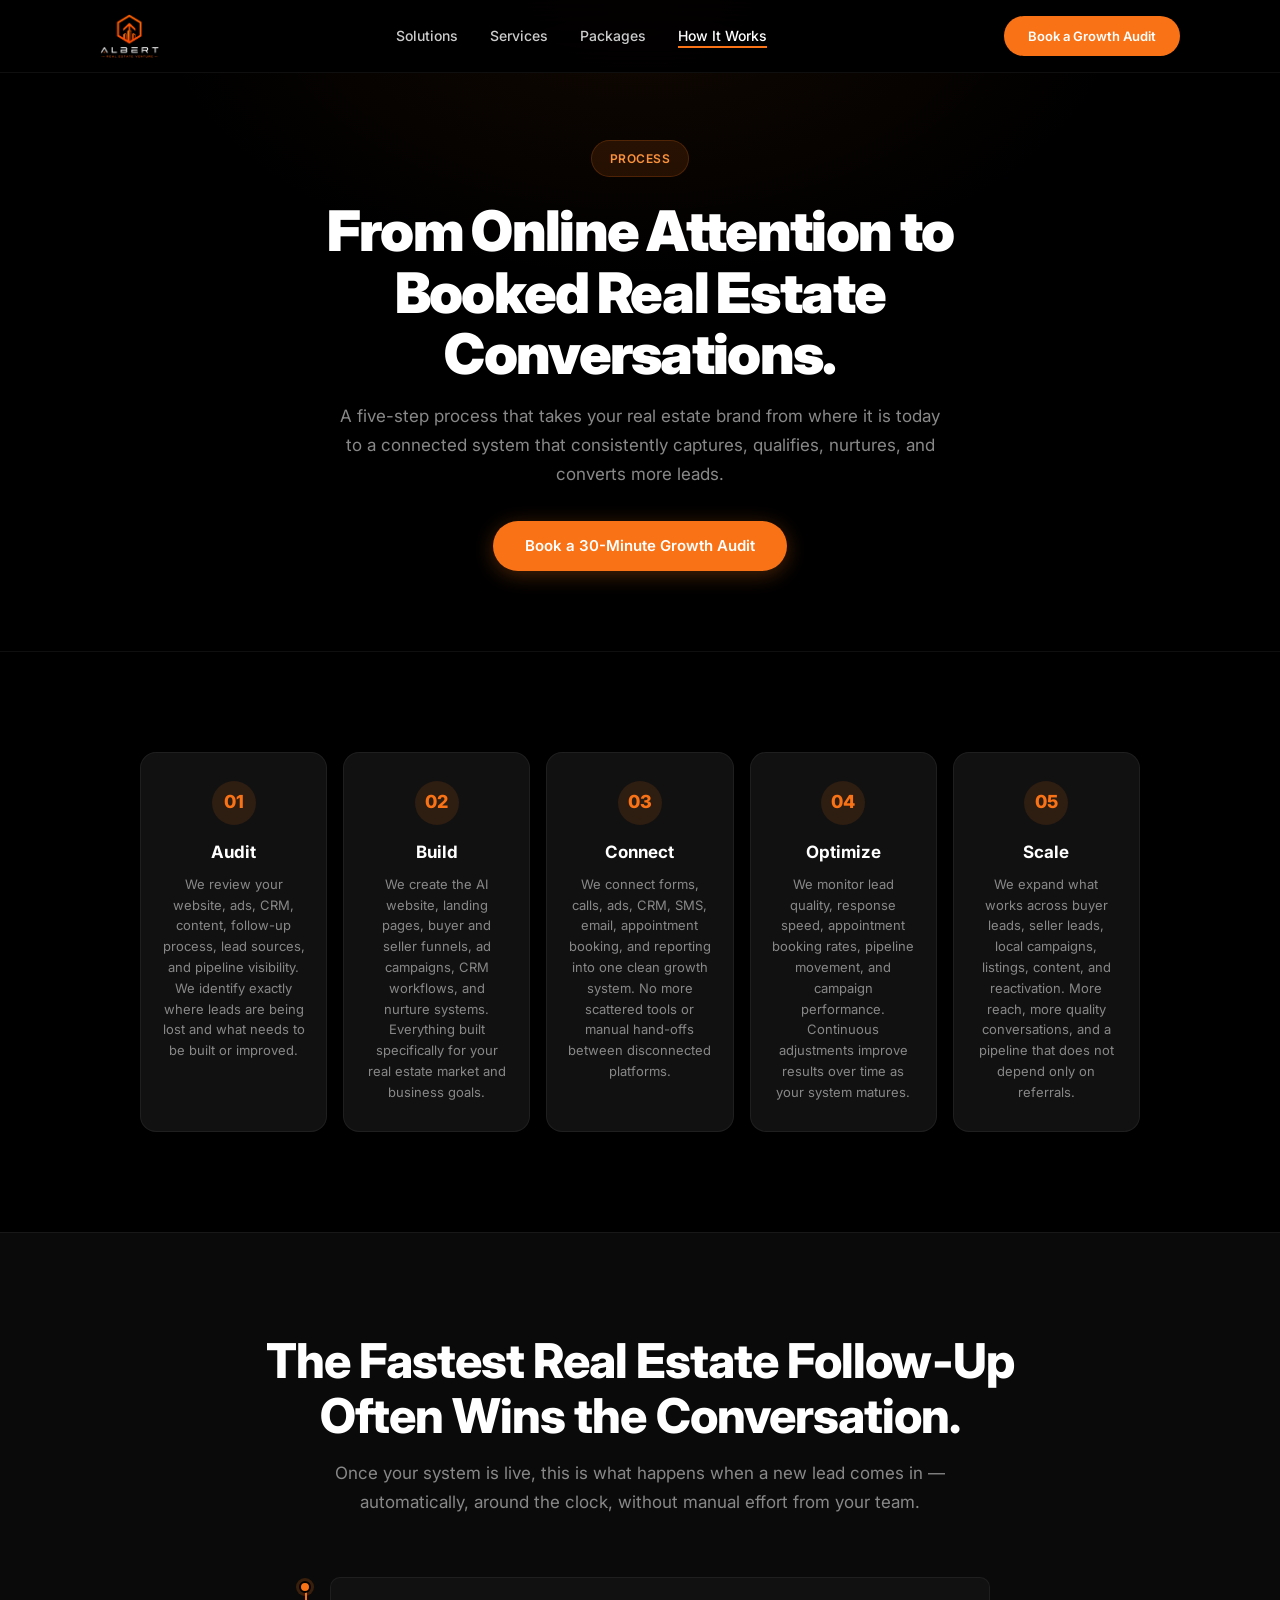
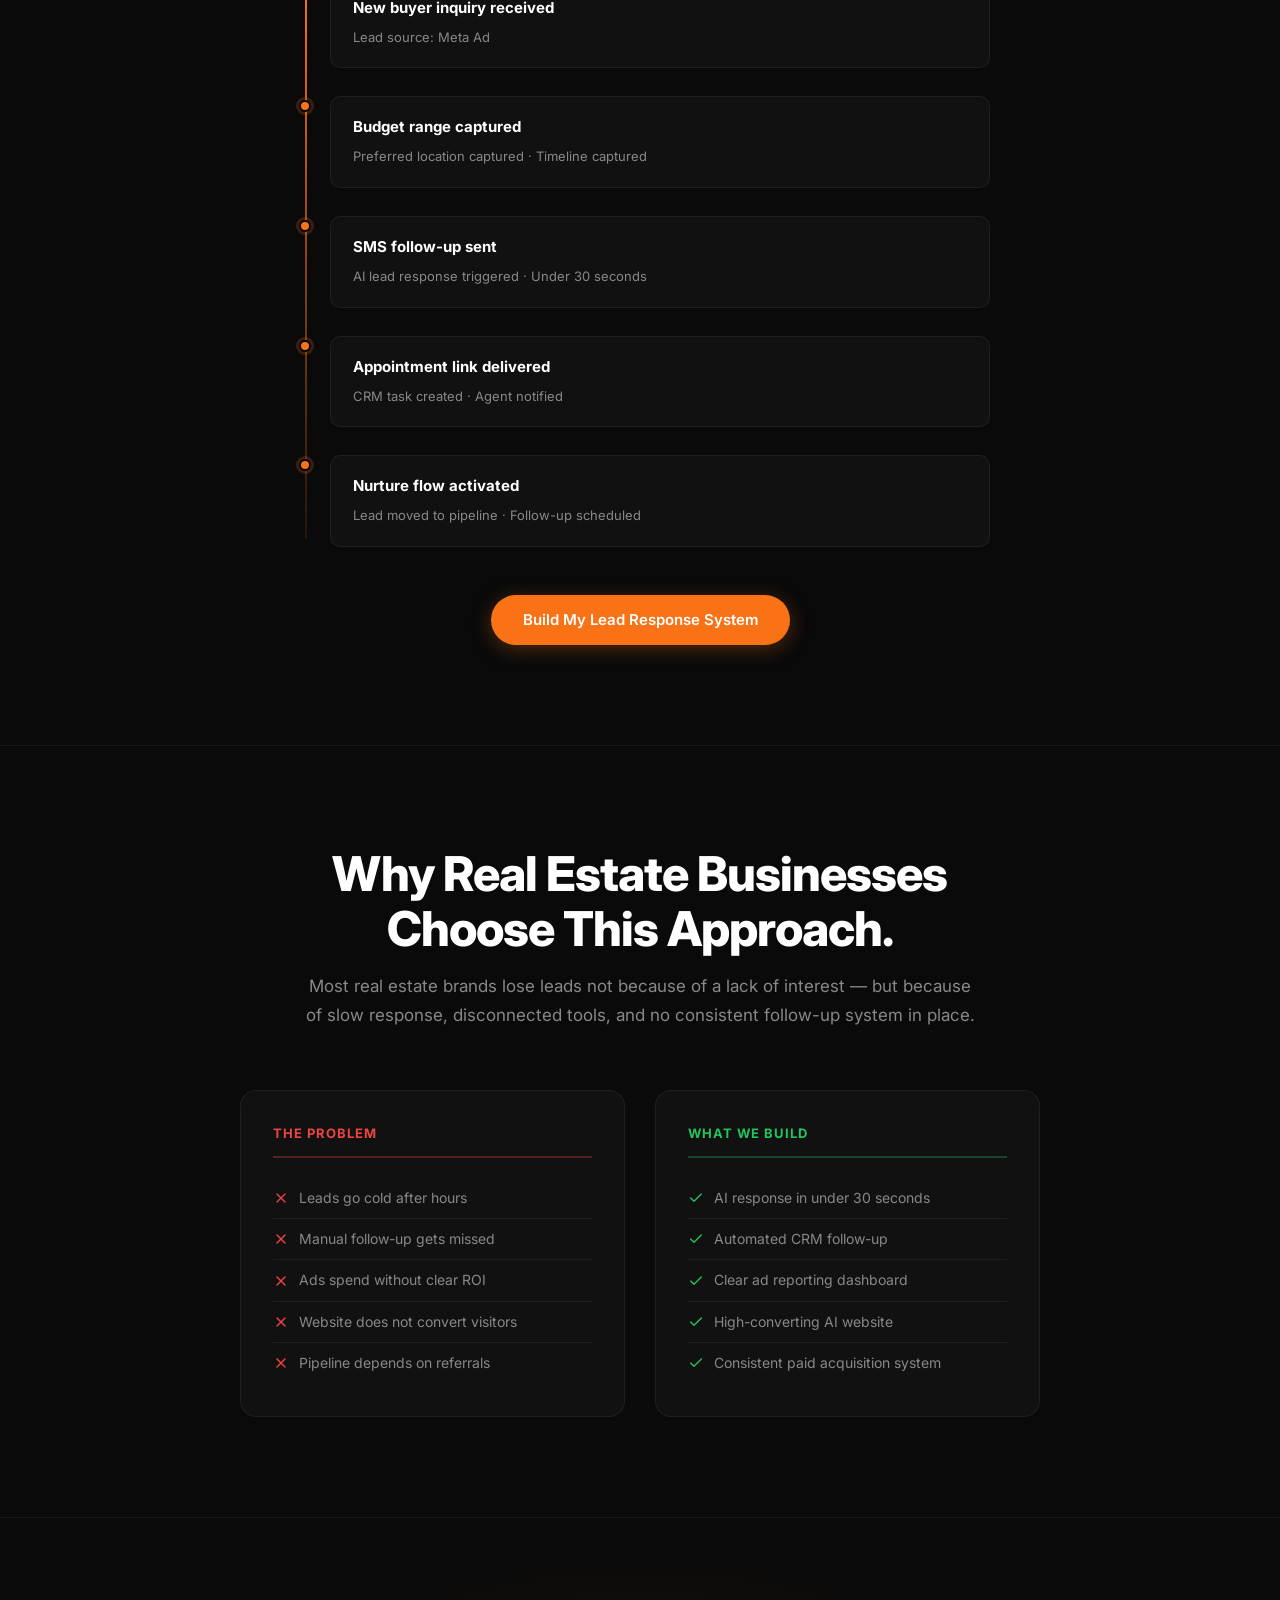
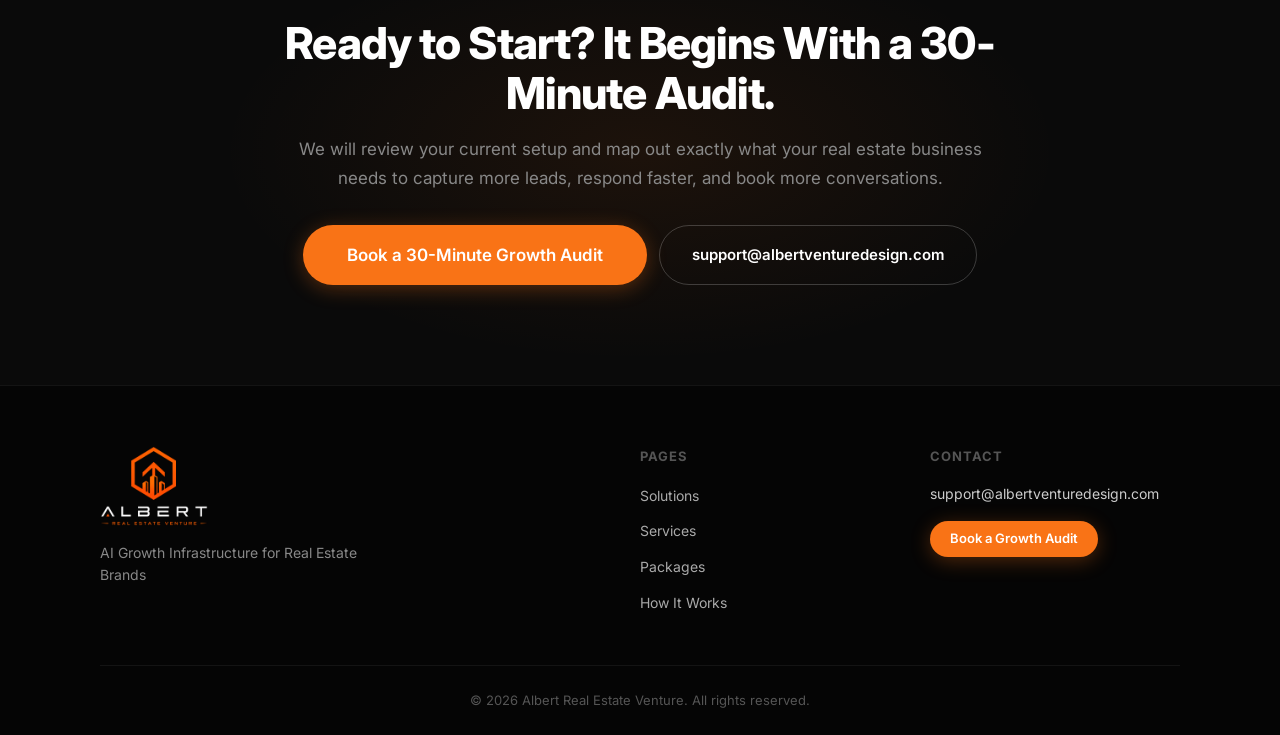
<file: how-it-works.html>
<!DOCTYPE html>
<html lang="en">
<head>
  <meta charset="UTF-8">
  <meta name="viewport" content="width=device-width, initial-scale=1.0">
  <title>How It Works — Albert Real Estate Venture</title>
  <meta name="description" content="See how Albert Real Estate Venture builds your real estate growth system — from audit to build, connect, optimize, and scale. A clear five-step process from first conversation to consistent lead flow.">
  <link rel="preconnect" href="https://fonts.googleapis.com">
  <link rel="preload" href="https://fonts.googleapis.com/css2?family=Inter:wght@400;500;600;700;800;900&display=swap" as="style">
  <link rel="stylesheet" href="https://fonts.googleapis.com/css2?family=Inter:wght@400;500;600;700;800;900&display=swap">
  <link rel="stylesheet" href="css/style.css">
  <link rel="icon" type="image/png" href="assets/logo-transparent.png">
</head>
<body>

  <!-- ===== NAVIGATION ===== -->
  <nav class="nav" role="navigation" aria-label="Main navigation">
    <div class="nav__inner container">
      <a href="index.html" class="nav__logo" aria-label="Albert Real Estate Venture home">
        <img src="assets/logo-transparent.png" alt="Albert Real Estate Venture" width="59" height="44" loading="eager">
      </a>
      <ul class="nav__links" role="menubar">
        <li role="none"><a href="solutions.html" role="menuitem" class="nav__link">Solutions</a></li>
        <li role="none"><a href="services.html" role="menuitem" class="nav__link">Services</a></li>
        <li role="none"><a href="packages.html" role="menuitem" class="nav__link">Packages</a></li>
        <li role="none"><a href="how-it-works.html" role="menuitem" class="nav__link active">How It Works</a></li>
      </ul>
      <div class="nav__end">
        <a href="#contact" class="nav__cta">Book a Growth Audit</a>
        <button class="nav__toggle" aria-label="Toggle navigation menu" aria-expanded="false">
          <span></span><span></span><span></span>
        </button>
      </div>
    </div>
  </nav>

  <!-- ===== PAGE HEADER ===== -->
  <section class="page-header">
    <div class="container">
      <span class="badge">Process</span>
      <h1>From Online Attention to Booked Real Estate Conversations.</h1>
      <p>A five-step process that takes your real estate brand from where it is today to a connected system that consistently captures, qualifies, nurtures, and converts more leads.</p>
      <a href="#contact" class="btn btn--primary">Book a 30-Minute Growth Audit</a>
    </div>
  </section>

  <!-- ===== HOW IT WORKS ===== -->
  <section class="section howitworks" id="how-it-works" style="border-top: 1px solid var(--border);">
    <div class="container">
      <div class="howitworks__grid">
        <div class="howitworks__step reveal">
          <span class="howitworks__num">01</span>
          <h3>Audit</h3>
          <p>We review your website, ads, CRM, content, follow-up process, lead sources, and pipeline visibility. We identify exactly where leads are being lost and what needs to be built or improved.</p>
        </div>
        <div class="howitworks__step reveal">
          <span class="howitworks__num">02</span>
          <h3>Build</h3>
          <p>We create the AI website, landing pages, buyer and seller funnels, ad campaigns, CRM workflows, and nurture systems. Everything built specifically for your real estate market and business goals.</p>
        </div>
        <div class="howitworks__step reveal">
          <span class="howitworks__num">03</span>
          <h3>Connect</h3>
          <p>We connect forms, calls, ads, CRM, SMS, email, appointment booking, and reporting into one clean growth system. No more scattered tools or manual hand-offs between disconnected platforms.</p>
        </div>
        <div class="howitworks__step reveal">
          <span class="howitworks__num">04</span>
          <h3>Optimize</h3>
          <p>We monitor lead quality, response speed, appointment booking rates, pipeline movement, and campaign performance. Continuous adjustments improve results over time as your system matures.</p>
        </div>
        <div class="howitworks__step reveal">
          <span class="howitworks__num">05</span>
          <h3>Scale</h3>
          <p>We expand what works across buyer leads, seller leads, local campaigns, listings, content, and reactivation. More reach, more quality conversations, and a pipeline that does not depend only on referrals.</p>
        </div>
      </div>
    </div>
  </section>

  <!-- ===== SPEED TO LEAD ===== -->
  <section class="section speed" id="speed">
    <div class="container">
      <div class="section__head">
        <h2 class="section__title">The Fastest Real Estate Follow-Up Often Wins the Conversation.</h2>
        <p class="section__sub">Once your system is live, this is what happens when a new lead comes in — automatically, around the clock, without manual effort from your team.</p>
      </div>
      <div class="speed__dashboard">
        <div class="speed__timeline">
          <div class="speed__step reveal">
            <span class="speed__dot"></span>
            <div class="speed__content">
              <strong>New buyer inquiry received</strong>
              <span>Lead source: Meta Ad</span>
            </div>
          </div>
          <div class="speed__step reveal">
            <span class="speed__dot"></span>
            <div class="speed__content">
              <strong>Budget range captured</strong>
              <span>Preferred location captured &middot; Timeline captured</span>
            </div>
          </div>
          <div class="speed__step reveal">
            <span class="speed__dot"></span>
            <div class="speed__content">
              <strong>SMS follow-up sent</strong>
              <span>AI lead response triggered &middot; Under 30 seconds</span>
            </div>
          </div>
          <div class="speed__step reveal">
            <span class="speed__dot"></span>
            <div class="speed__content">
              <strong>Appointment link delivered</strong>
              <span>CRM task created &middot; Agent notified</span>
            </div>
          </div>
          <div class="speed__step reveal">
            <span class="speed__dot"></span>
            <div class="speed__content">
              <strong>Nurture flow activated</strong>
              <span>Lead moved to pipeline &middot; Follow-up scheduled</span>
            </div>
          </div>
        </div>
      </div>
      <div class="section__cta">
        <a href="#contact" class="btn btn--primary">Build My Lead Response System</a>
      </div>
    </div>
  </section>

  <!-- ===== PAIN + SOLUTION ===== -->
  <section class="section pipeline" id="why">
    <div class="container">
      <div class="section__head">
        <h2 class="section__title">Why Real Estate Businesses Choose This Approach.</h2>
        <p class="section__sub">Most real estate brands lose leads not because of a lack of interest — but because of slow response, disconnected tools, and no consistent follow-up system in place.</p>
      </div>
      <div class="pipeline__grid">
        <div class="pipeline__col pipeline__col--pain">
          <h3 class="pipeline__label pipeline__label--pain">The Problem</h3>
          <ul class="pipeline__list">
            <li><svg width="16" height="16" viewBox="0 0 24 24" fill="none" stroke="#ef4444" stroke-width="2" stroke-linecap="round" stroke-linejoin="round"><line x1="18" y1="6" x2="6" y2="18"/><line x1="6" y1="6" x2="18" y2="18"/></svg> Leads go cold after hours</li>
            <li><svg width="16" height="16" viewBox="0 0 24 24" fill="none" stroke="#ef4444" stroke-width="2" stroke-linecap="round" stroke-linejoin="round"><line x1="18" y1="6" x2="6" y2="18"/><line x1="6" y1="6" x2="18" y2="18"/></svg> Manual follow-up gets missed</li>
            <li><svg width="16" height="16" viewBox="0 0 24 24" fill="none" stroke="#ef4444" stroke-width="2" stroke-linecap="round" stroke-linejoin="round"><line x1="18" y1="6" x2="6" y2="18"/><line x1="6" y1="6" x2="18" y2="18"/></svg> Ads spend without clear ROI</li>
            <li><svg width="16" height="16" viewBox="0 0 24 24" fill="none" stroke="#ef4444" stroke-width="2" stroke-linecap="round" stroke-linejoin="round"><line x1="18" y1="6" x2="6" y2="18"/><line x1="6" y1="6" x2="18" y2="18"/></svg> Website does not convert visitors</li>
            <li><svg width="16" height="16" viewBox="0 0 24 24" fill="none" stroke="#ef4444" stroke-width="2" stroke-linecap="round" stroke-linejoin="round"><line x1="18" y1="6" x2="6" y2="18"/><line x1="6" y1="6" x2="18" y2="18"/></svg> Pipeline depends on referrals</li>
          </ul>
        </div>
        <div class="pipeline__col pipeline__col--solution">
          <h3 class="pipeline__label pipeline__label--solution">What We Build</h3>
          <ul class="pipeline__list">
            <li><svg width="16" height="16" viewBox="0 0 24 24" fill="none" stroke="#22c55e" stroke-width="2" stroke-linecap="round" stroke-linejoin="round"><polyline points="20 6 9 17 4 12"/></svg> AI response in under 30 seconds</li>
            <li><svg width="16" height="16" viewBox="0 0 24 24" fill="none" stroke="#22c55e" stroke-width="2" stroke-linecap="round" stroke-linejoin="round"><polyline points="20 6 9 17 4 12"/></svg> Automated CRM follow-up</li>
            <li><svg width="16" height="16" viewBox="0 0 24 24" fill="none" stroke="#22c55e" stroke-width="2" stroke-linecap="round" stroke-linejoin="round"><polyline points="20 6 9 17 4 12"/></svg> Clear ad reporting dashboard</li>
            <li><svg width="16" height="16" viewBox="0 0 24 24" fill="none" stroke="#22c55e" stroke-width="2" stroke-linecap="round" stroke-linejoin="round"><polyline points="20 6 9 17 4 12"/></svg> High-converting AI website</li>
            <li><svg width="16" height="16" viewBox="0 0 24 24" fill="none" stroke="#22c55e" stroke-width="2" stroke-linecap="round" stroke-linejoin="round"><polyline points="20 6 9 17 4 12"/></svg> Consistent paid acquisition system</li>
          </ul>
        </div>
      </div>
    </div>
  </section>

  <!-- ===== FINAL CTA ===== -->
  <section class="section cta-final" id="contact">
    <div class="container">
      <div class="cta-final__inner">
        <h2 class="cta-final__title">Ready to Start? It Begins With a 30-Minute Audit.</h2>
        <p class="cta-final__sub">We will review your current setup and map out exactly what your real estate business needs to capture more leads, respond faster, and book more conversations.</p>
        <div class="cta-final__actions">
          <a href="mailto:support@albertventuredesign.com?subject=Growth%20Audit%20Request" class="btn btn--primary btn--large">Book a 30-Minute Growth Audit</a>
          <a href="mailto:support@albertventuredesign.com" class="btn btn--outline">support@albertventuredesign.com</a>
        </div>
      </div>
    </div>
  </section>

  <!-- ===== FOOTER ===== -->
  <footer class="footer">
    <div class="container">
      <div class="footer__inner">
        <div class="footer__brand">
          <img src="assets/logo-transparent.png" alt="Albert Real Estate Venture" width="108" height="80" loading="lazy">
          <p>AI Growth Infrastructure for Real Estate Brands</p>
        </div>
        <div class="footer__nav">
          <h4>Pages</h4>
          <ul>
            <li><a href="solutions.html">Solutions</a></li>
            <li><a href="services.html">Services</a></li>
            <li><a href="packages.html">Packages</a></li>
            <li><a href="how-it-works.html">How It Works</a></li>
          </ul>
        </div>
        <div class="footer__contact">
          <h4>Contact</h4>
          <a href="mailto:support@albertventuredesign.com">support@albertventuredesign.com</a>
          <a href="#contact" class="btn btn--primary btn--small">Book a Growth Audit</a>
        </div>
      </div>
      <div class="footer__bottom">
        <p>&copy; 2026 Albert Real Estate Venture. All rights reserved.</p>
      </div>
    </div>
  </footer>

  <script src="js/main.js" defer></script>
</body>
</html>
</file>
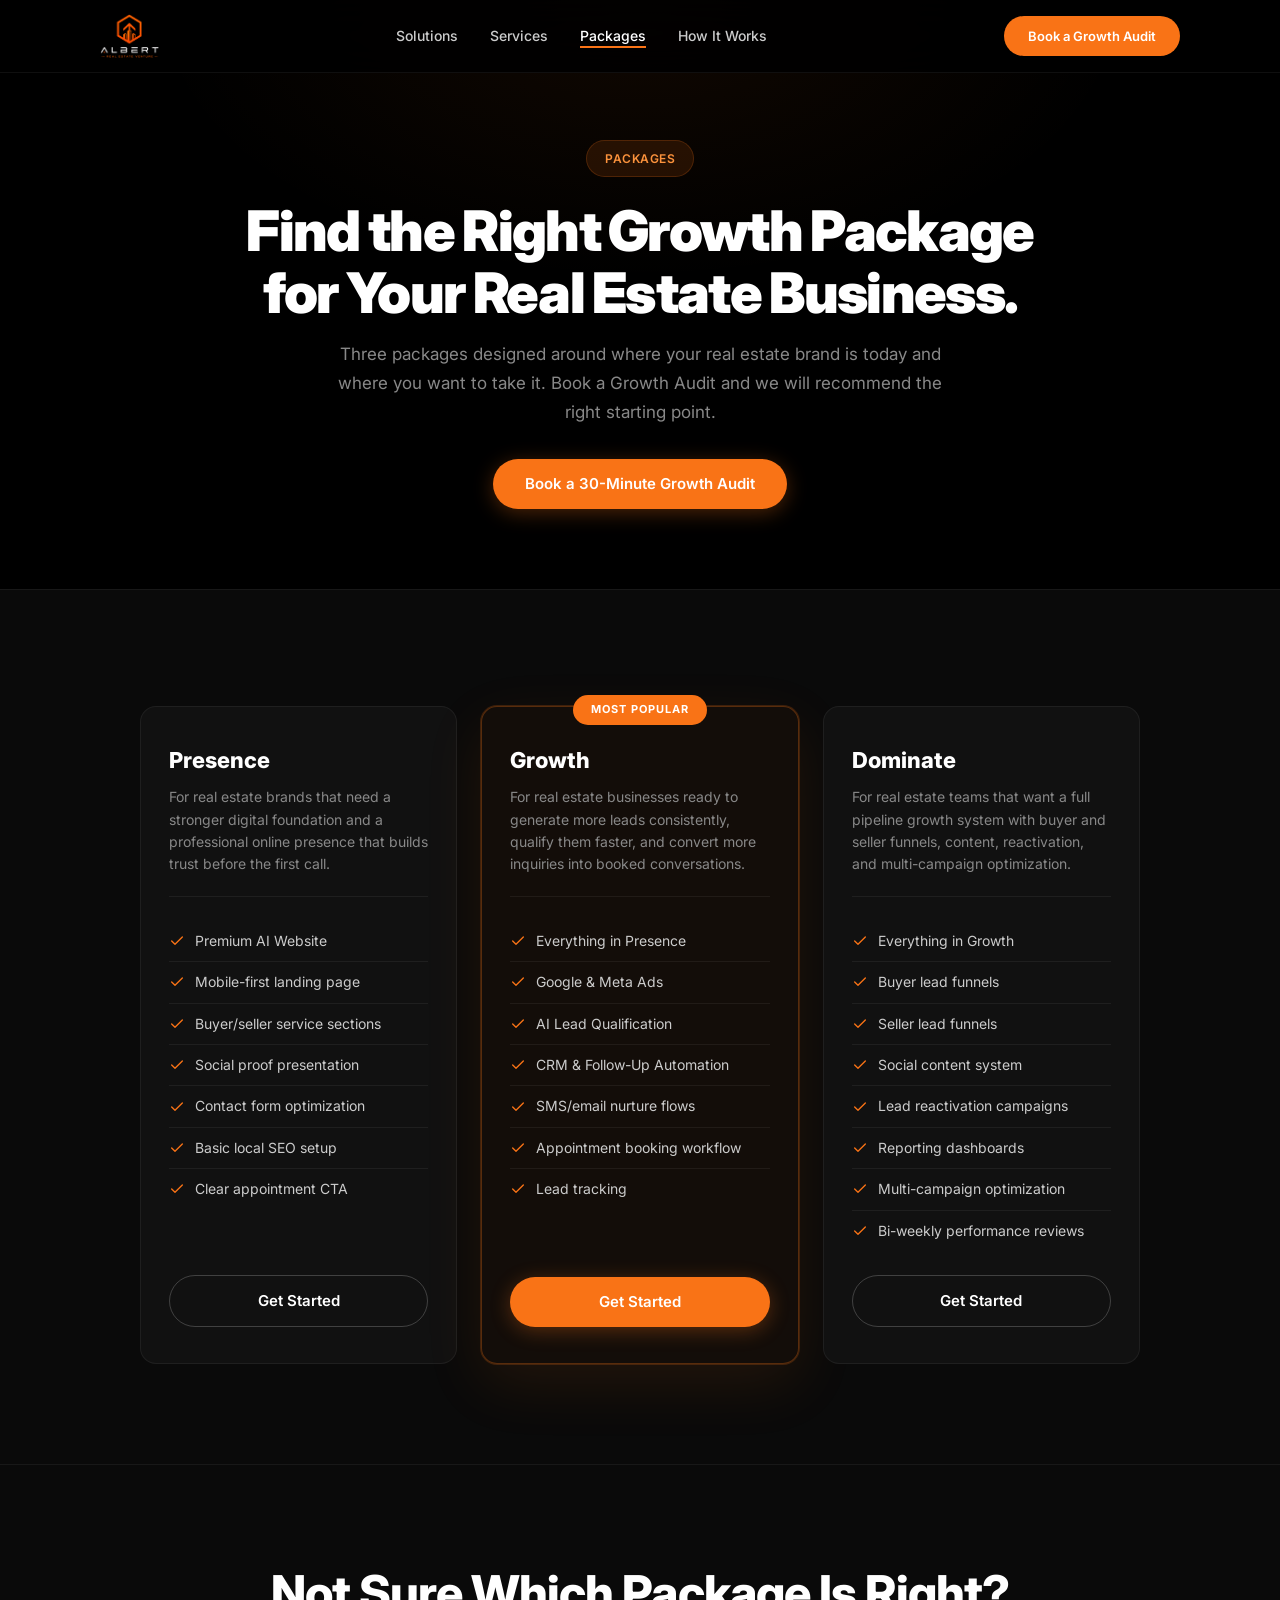
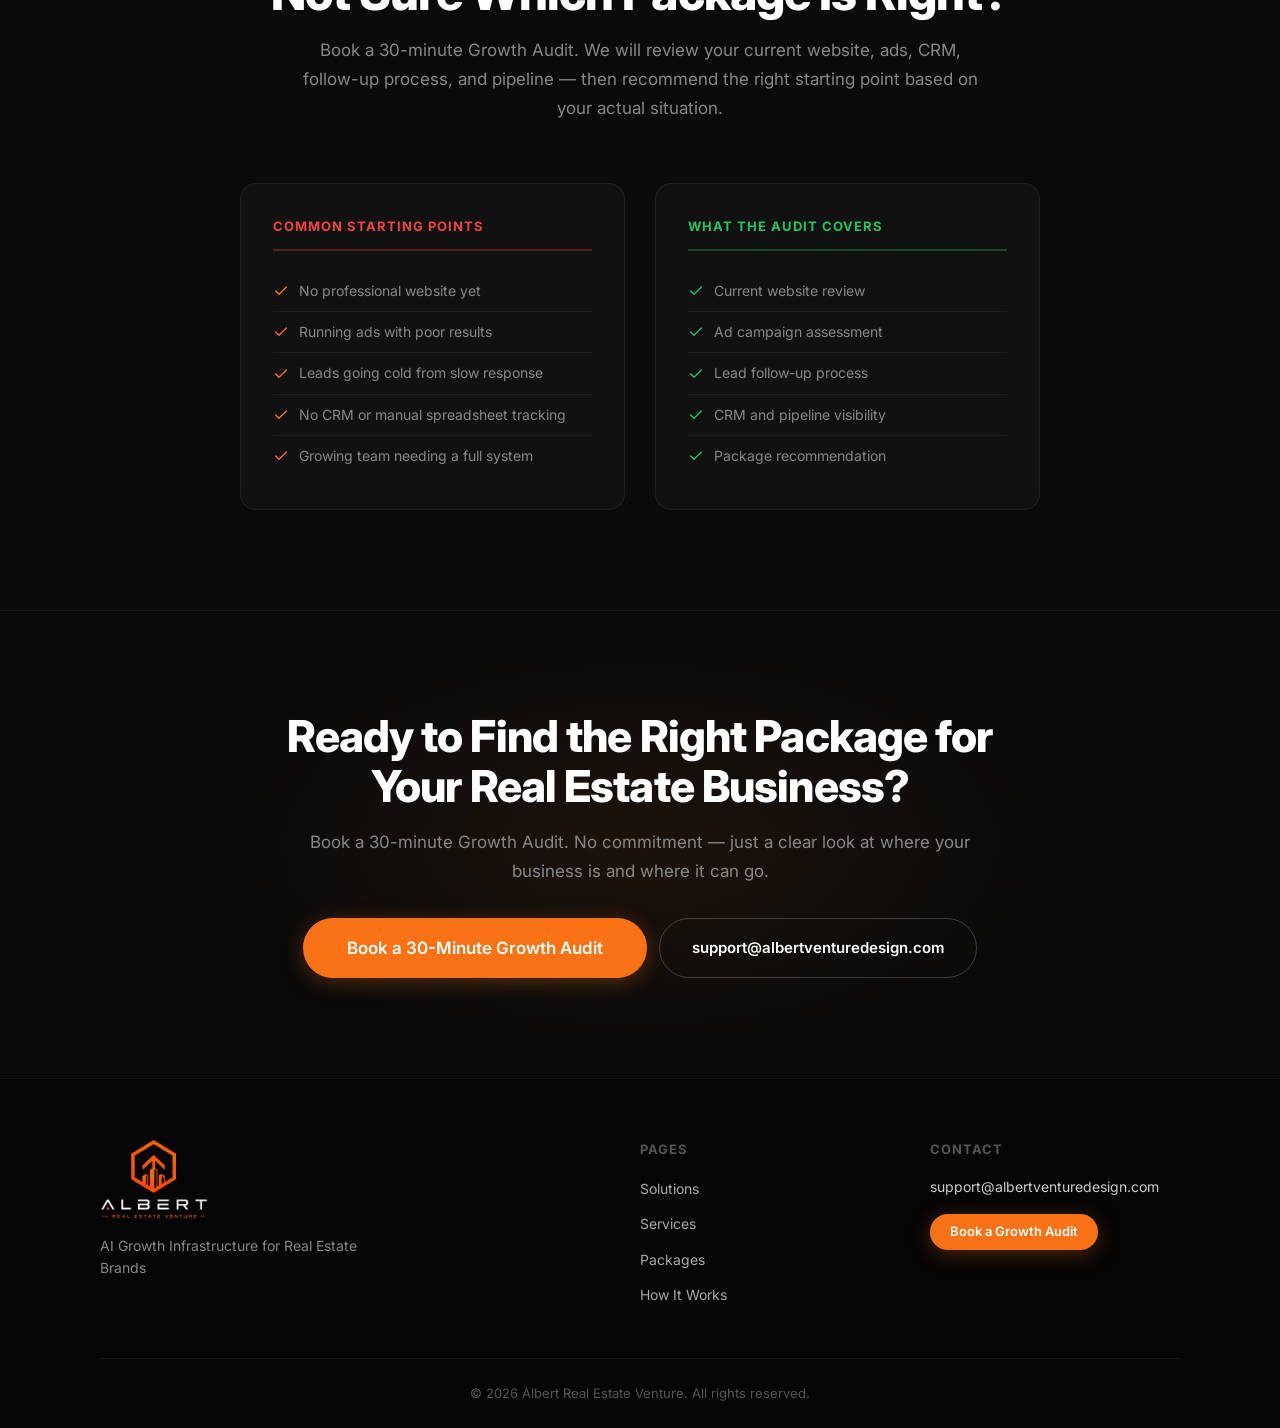
<file: packages.html>
<!DOCTYPE html>
<html lang="en">
<head>
  <meta charset="UTF-8">
  <meta name="viewport" content="width=device-width, initial-scale=1.0">
  <title>Packages — Albert Real Estate Venture</title>
  <meta name="description" content="Find the right growth package for your real estate business. Choose from Presence, Growth, or Dominate — each built around real estate lead generation, nurture, and conversion.">
  <link rel="preconnect" href="https://fonts.googleapis.com">
  <link rel="preload" href="https://fonts.googleapis.com/css2?family=Inter:wght@400;500;600;700;800;900&display=swap" as="style">
  <link rel="stylesheet" href="https://fonts.googleapis.com/css2?family=Inter:wght@400;500;600;700;800;900&display=swap">
  <link rel="stylesheet" href="css/style.css">
  <link rel="icon" type="image/png" href="assets/logo-transparent.png">
</head>
<body>

  <!-- ===== NAVIGATION ===== -->
  <nav class="nav" role="navigation" aria-label="Main navigation">
    <div class="nav__inner container">
      <a href="index.html" class="nav__logo" aria-label="Albert Real Estate Venture home">
        <img src="assets/logo-transparent.png" alt="Albert Real Estate Venture" width="59" height="44" loading="eager">
      </a>
      <ul class="nav__links" role="menubar">
        <li role="none"><a href="solutions.html" role="menuitem" class="nav__link">Solutions</a></li>
        <li role="none"><a href="services.html" role="menuitem" class="nav__link">Services</a></li>
        <li role="none"><a href="packages.html" role="menuitem" class="nav__link active">Packages</a></li>
        <li role="none"><a href="how-it-works.html" role="menuitem" class="nav__link">How It Works</a></li>
      </ul>
      <div class="nav__end">
        <a href="#contact" class="nav__cta">Book a Growth Audit</a>
        <button class="nav__toggle" aria-label="Toggle navigation menu" aria-expanded="false">
          <span></span><span></span><span></span>
        </button>
      </div>
    </div>
  </nav>

  <!-- ===== PAGE HEADER ===== -->
  <section class="page-header">
    <div class="container">
      <span class="badge">Packages</span>
      <h1>Find the Right Growth Package for Your Real Estate Business.</h1>
      <p>Three packages designed around where your real estate brand is today and where you want to take it. Book a Growth Audit and we will recommend the right starting point.</p>
      <a href="#contact" class="btn btn--primary">Book a 30-Minute Growth Audit</a>
    </div>
  </section>

  <!-- ===== PACKAGES ===== -->
  <section class="section packages" id="packages" style="border-top: 1px solid var(--border);">
    <div class="container">
      <div class="packages__grid">
        <article class="package__card reveal">
          <div class="package__header">
            <span class="package__tier">Presence</span>
            <p class="package__desc">For real estate brands that need a stronger digital foundation and a professional online presence that builds trust before the first call.</p>
          </div>
          <ul class="package__features">
            <li><svg width="16" height="16" viewBox="0 0 24 24" fill="none" stroke="#f97316" stroke-width="2" stroke-linecap="round" stroke-linejoin="round"><polyline points="20 6 9 17 4 12"/></svg> Premium AI Website</li>
            <li><svg width="16" height="16" viewBox="0 0 24 24" fill="none" stroke="#f97316" stroke-width="2" stroke-linecap="round" stroke-linejoin="round"><polyline points="20 6 9 17 4 12"/></svg> Mobile-first landing page</li>
            <li><svg width="16" height="16" viewBox="0 0 24 24" fill="none" stroke="#f97316" stroke-width="2" stroke-linecap="round" stroke-linejoin="round"><polyline points="20 6 9 17 4 12"/></svg> Buyer/seller service sections</li>
            <li><svg width="16" height="16" viewBox="0 0 24 24" fill="none" stroke="#f97316" stroke-width="2" stroke-linecap="round" stroke-linejoin="round"><polyline points="20 6 9 17 4 12"/></svg> Social proof presentation</li>
            <li><svg width="16" height="16" viewBox="0 0 24 24" fill="none" stroke="#f97316" stroke-width="2" stroke-linecap="round" stroke-linejoin="round"><polyline points="20 6 9 17 4 12"/></svg> Contact form optimization</li>
            <li><svg width="16" height="16" viewBox="0 0 24 24" fill="none" stroke="#f97316" stroke-width="2" stroke-linecap="round" stroke-linejoin="round"><polyline points="20 6 9 17 4 12"/></svg> Basic local SEO setup</li>
            <li><svg width="16" height="16" viewBox="0 0 24 24" fill="none" stroke="#f97316" stroke-width="2" stroke-linecap="round" stroke-linejoin="round"><polyline points="20 6 9 17 4 12"/></svg> Clear appointment CTA</li>
          </ul>
          <div style="margin-top: auto; padding-top: 24px;">
            <a href="#contact" class="btn btn--outline" style="width: 100%; justify-content: center;">Get Started</a>
          </div>
        </article>
        <article class="package__card package__card--featured reveal">
          <span class="package__badge">Most Popular</span>
          <div class="package__header">
            <span class="package__tier">Growth</span>
            <p class="package__desc">For real estate businesses ready to generate more leads consistently, qualify them faster, and convert more inquiries into booked conversations.</p>
          </div>
          <ul class="package__features">
            <li><svg width="16" height="16" viewBox="0 0 24 24" fill="none" stroke="#f97316" stroke-width="2" stroke-linecap="round" stroke-linejoin="round"><polyline points="20 6 9 17 4 12"/></svg> Everything in Presence</li>
            <li><svg width="16" height="16" viewBox="0 0 24 24" fill="none" stroke="#f97316" stroke-width="2" stroke-linecap="round" stroke-linejoin="round"><polyline points="20 6 9 17 4 12"/></svg> Google &amp; Meta Ads</li>
            <li><svg width="16" height="16" viewBox="0 0 24 24" fill="none" stroke="#f97316" stroke-width="2" stroke-linecap="round" stroke-linejoin="round"><polyline points="20 6 9 17 4 12"/></svg> AI Lead Qualification</li>
            <li><svg width="16" height="16" viewBox="0 0 24 24" fill="none" stroke="#f97316" stroke-width="2" stroke-linecap="round" stroke-linejoin="round"><polyline points="20 6 9 17 4 12"/></svg> CRM &amp; Follow-Up Automation</li>
            <li><svg width="16" height="16" viewBox="0 0 24 24" fill="none" stroke="#f97316" stroke-width="2" stroke-linecap="round" stroke-linejoin="round"><polyline points="20 6 9 17 4 12"/></svg> SMS/email nurture flows</li>
            <li><svg width="16" height="16" viewBox="0 0 24 24" fill="none" stroke="#f97316" stroke-width="2" stroke-linecap="round" stroke-linejoin="round"><polyline points="20 6 9 17 4 12"/></svg> Appointment booking workflow</li>
            <li><svg width="16" height="16" viewBox="0 0 24 24" fill="none" stroke="#f97316" stroke-width="2" stroke-linecap="round" stroke-linejoin="round"><polyline points="20 6 9 17 4 12"/></svg> Lead tracking</li>
          </ul>
          <div style="margin-top: auto; padding-top: 24px;">
            <a href="#contact" class="btn btn--primary" style="width: 100%; justify-content: center;">Get Started</a>
          </div>
        </article>
        <article class="package__card reveal">
          <div class="package__header">
            <span class="package__tier">Dominate</span>
            <p class="package__desc">For real estate teams that want a full pipeline growth system with buyer and seller funnels, content, reactivation, and multi-campaign optimization.</p>
          </div>
          <ul class="package__features">
            <li><svg width="16" height="16" viewBox="0 0 24 24" fill="none" stroke="#f97316" stroke-width="2" stroke-linecap="round" stroke-linejoin="round"><polyline points="20 6 9 17 4 12"/></svg> Everything in Growth</li>
            <li><svg width="16" height="16" viewBox="0 0 24 24" fill="none" stroke="#f97316" stroke-width="2" stroke-linecap="round" stroke-linejoin="round"><polyline points="20 6 9 17 4 12"/></svg> Buyer lead funnels</li>
            <li><svg width="16" height="16" viewBox="0 0 24 24" fill="none" stroke="#f97316" stroke-width="2" stroke-linecap="round" stroke-linejoin="round"><polyline points="20 6 9 17 4 12"/></svg> Seller lead funnels</li>
            <li><svg width="16" height="16" viewBox="0 0 24 24" fill="none" stroke="#f97316" stroke-width="2" stroke-linecap="round" stroke-linejoin="round"><polyline points="20 6 9 17 4 12"/></svg> Social content system</li>
            <li><svg width="16" height="16" viewBox="0 0 24 24" fill="none" stroke="#f97316" stroke-width="2" stroke-linecap="round" stroke-linejoin="round"><polyline points="20 6 9 17 4 12"/></svg> Lead reactivation campaigns</li>
            <li><svg width="16" height="16" viewBox="0 0 24 24" fill="none" stroke="#f97316" stroke-width="2" stroke-linecap="round" stroke-linejoin="round"><polyline points="20 6 9 17 4 12"/></svg> Reporting dashboards</li>
            <li><svg width="16" height="16" viewBox="0 0 24 24" fill="none" stroke="#f97316" stroke-width="2" stroke-linecap="round" stroke-linejoin="round"><polyline points="20 6 9 17 4 12"/></svg> Multi-campaign optimization</li>
            <li><svg width="16" height="16" viewBox="0 0 24 24" fill="none" stroke="#f97316" stroke-width="2" stroke-linecap="round" stroke-linejoin="round"><polyline points="20 6 9 17 4 12"/></svg> Bi-weekly performance reviews</li>
          </ul>
          <div style="margin-top: auto; padding-top: 24px;">
            <a href="#contact" class="btn btn--outline" style="width: 100%; justify-content: center;">Get Started</a>
          </div>
        </article>
      </div>
    </div>
  </section>

  <!-- ===== PIPELINE ===== -->
  <section class="section pipeline" id="pipeline">
    <div class="container">
      <div class="section__head">
        <h2 class="section__title">Not Sure Which Package Is Right?</h2>
        <p class="section__sub">Book a 30-minute Growth Audit. We will review your current website, ads, CRM, follow-up process, and pipeline — then recommend the right starting point based on your actual situation.</p>
      </div>
      <div class="pipeline__grid">
        <div class="pipeline__col pipeline__col--pain">
          <h3 class="pipeline__label pipeline__label--pain">Common Starting Points</h3>
          <ul class="pipeline__list">
            <li><svg width="16" height="16" viewBox="0 0 24 24" fill="none" stroke="#f97316" stroke-width="2" stroke-linecap="round" stroke-linejoin="round"><polyline points="20 6 9 17 4 12"/></svg> No professional website yet</li>
            <li><svg width="16" height="16" viewBox="0 0 24 24" fill="none" stroke="#f97316" stroke-width="2" stroke-linecap="round" stroke-linejoin="round"><polyline points="20 6 9 17 4 12"/></svg> Running ads with poor results</li>
            <li><svg width="16" height="16" viewBox="0 0 24 24" fill="none" stroke="#f97316" stroke-width="2" stroke-linecap="round" stroke-linejoin="round"><polyline points="20 6 9 17 4 12"/></svg> Leads going cold from slow response</li>
            <li><svg width="16" height="16" viewBox="0 0 24 24" fill="none" stroke="#f97316" stroke-width="2" stroke-linecap="round" stroke-linejoin="round"><polyline points="20 6 9 17 4 12"/></svg> No CRM or manual spreadsheet tracking</li>
            <li><svg width="16" height="16" viewBox="0 0 24 24" fill="none" stroke="#f97316" stroke-width="2" stroke-linecap="round" stroke-linejoin="round"><polyline points="20 6 9 17 4 12"/></svg> Growing team needing a full system</li>
          </ul>
        </div>
        <div class="pipeline__col pipeline__col--solution">
          <h3 class="pipeline__label pipeline__label--solution">What the Audit Covers</h3>
          <ul class="pipeline__list">
            <li><svg width="16" height="16" viewBox="0 0 24 24" fill="none" stroke="#22c55e" stroke-width="2" stroke-linecap="round" stroke-linejoin="round"><polyline points="20 6 9 17 4 12"/></svg> Current website review</li>
            <li><svg width="16" height="16" viewBox="0 0 24 24" fill="none" stroke="#22c55e" stroke-width="2" stroke-linecap="round" stroke-linejoin="round"><polyline points="20 6 9 17 4 12"/></svg> Ad campaign assessment</li>
            <li><svg width="16" height="16" viewBox="0 0 24 24" fill="none" stroke="#22c55e" stroke-width="2" stroke-linecap="round" stroke-linejoin="round"><polyline points="20 6 9 17 4 12"/></svg> Lead follow-up process</li>
            <li><svg width="16" height="16" viewBox="0 0 24 24" fill="none" stroke="#22c55e" stroke-width="2" stroke-linecap="round" stroke-linejoin="round"><polyline points="20 6 9 17 4 12"/></svg> CRM and pipeline visibility</li>
            <li><svg width="16" height="16" viewBox="0 0 24 24" fill="none" stroke="#22c55e" stroke-width="2" stroke-linecap="round" stroke-linejoin="round"><polyline points="20 6 9 17 4 12"/></svg> Package recommendation</li>
          </ul>
        </div>
      </div>
    </div>
  </section>

  <!-- ===== FINAL CTA ===== -->
  <section class="section cta-final" id="contact">
    <div class="container">
      <div class="cta-final__inner">
        <h2 class="cta-final__title">Ready to Find the Right Package for Your Real Estate Business?</h2>
        <p class="cta-final__sub">Book a 30-minute Growth Audit. No commitment — just a clear look at where your business is and where it can go.</p>
        <div class="cta-final__actions">
          <a href="mailto:support@albertventuredesign.com?subject=Growth%20Audit%20Request" class="btn btn--primary btn--large">Book a 30-Minute Growth Audit</a>
          <a href="mailto:support@albertventuredesign.com" class="btn btn--outline">support@albertventuredesign.com</a>
        </div>
      </div>
    </div>
  </section>

  <!-- ===== FOOTER ===== -->
  <footer class="footer">
    <div class="container">
      <div class="footer__inner">
        <div class="footer__brand">
          <img src="assets/logo-transparent.png" alt="Albert Real Estate Venture" width="108" height="80" loading="lazy">
          <p>AI Growth Infrastructure for Real Estate Brands</p>
        </div>
        <div class="footer__nav">
          <h4>Pages</h4>
          <ul>
            <li><a href="solutions.html">Solutions</a></li>
            <li><a href="services.html">Services</a></li>
            <li><a href="packages.html">Packages</a></li>
            <li><a href="how-it-works.html">How It Works</a></li>
          </ul>
        </div>
        <div class="footer__contact">
          <h4>Contact</h4>
          <a href="mailto:support@albertventuredesign.com">support@albertventuredesign.com</a>
          <a href="#contact" class="btn btn--primary btn--small">Book a Growth Audit</a>
        </div>
      </div>
      <div class="footer__bottom">
        <p>&copy; 2026 Albert Real Estate Venture. All rights reserved.</p>
      </div>
    </div>
  </footer>

  <script src="js/main.js" defer></script>
</body>
</html>
</file>
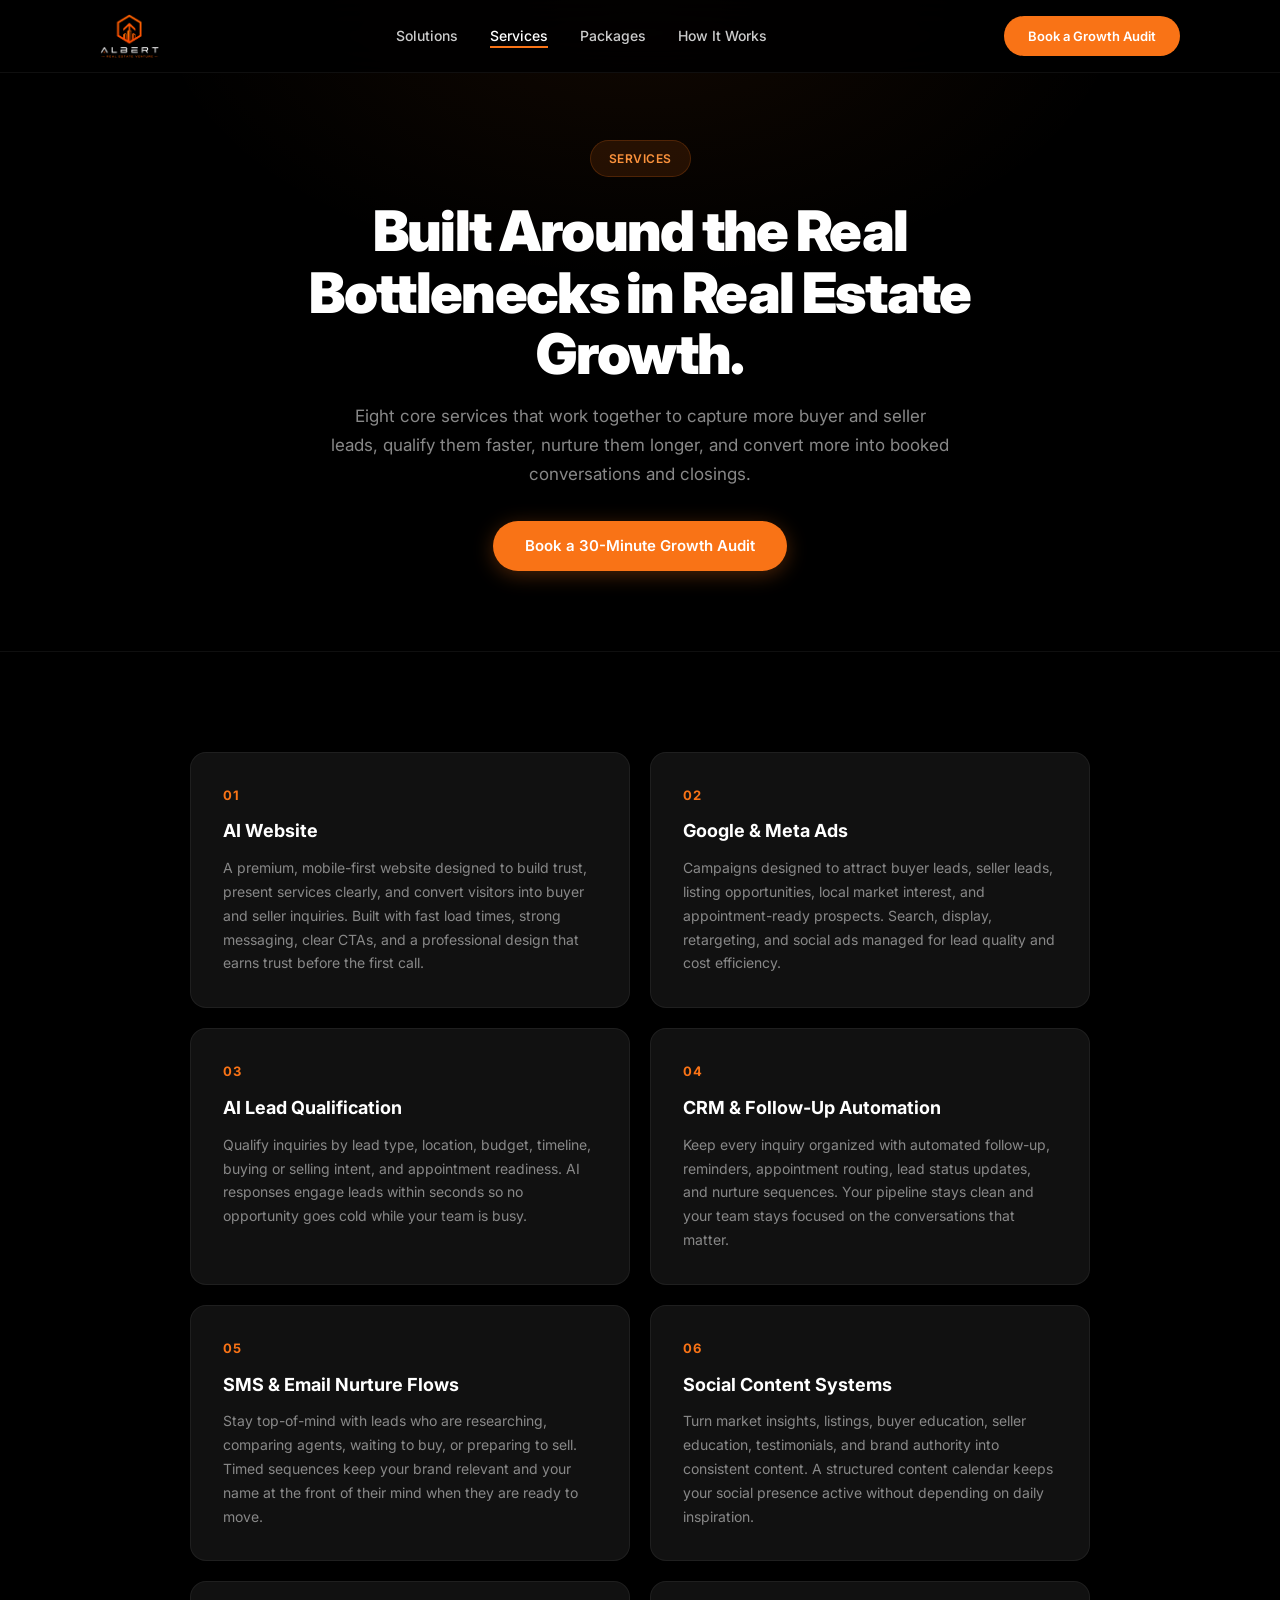
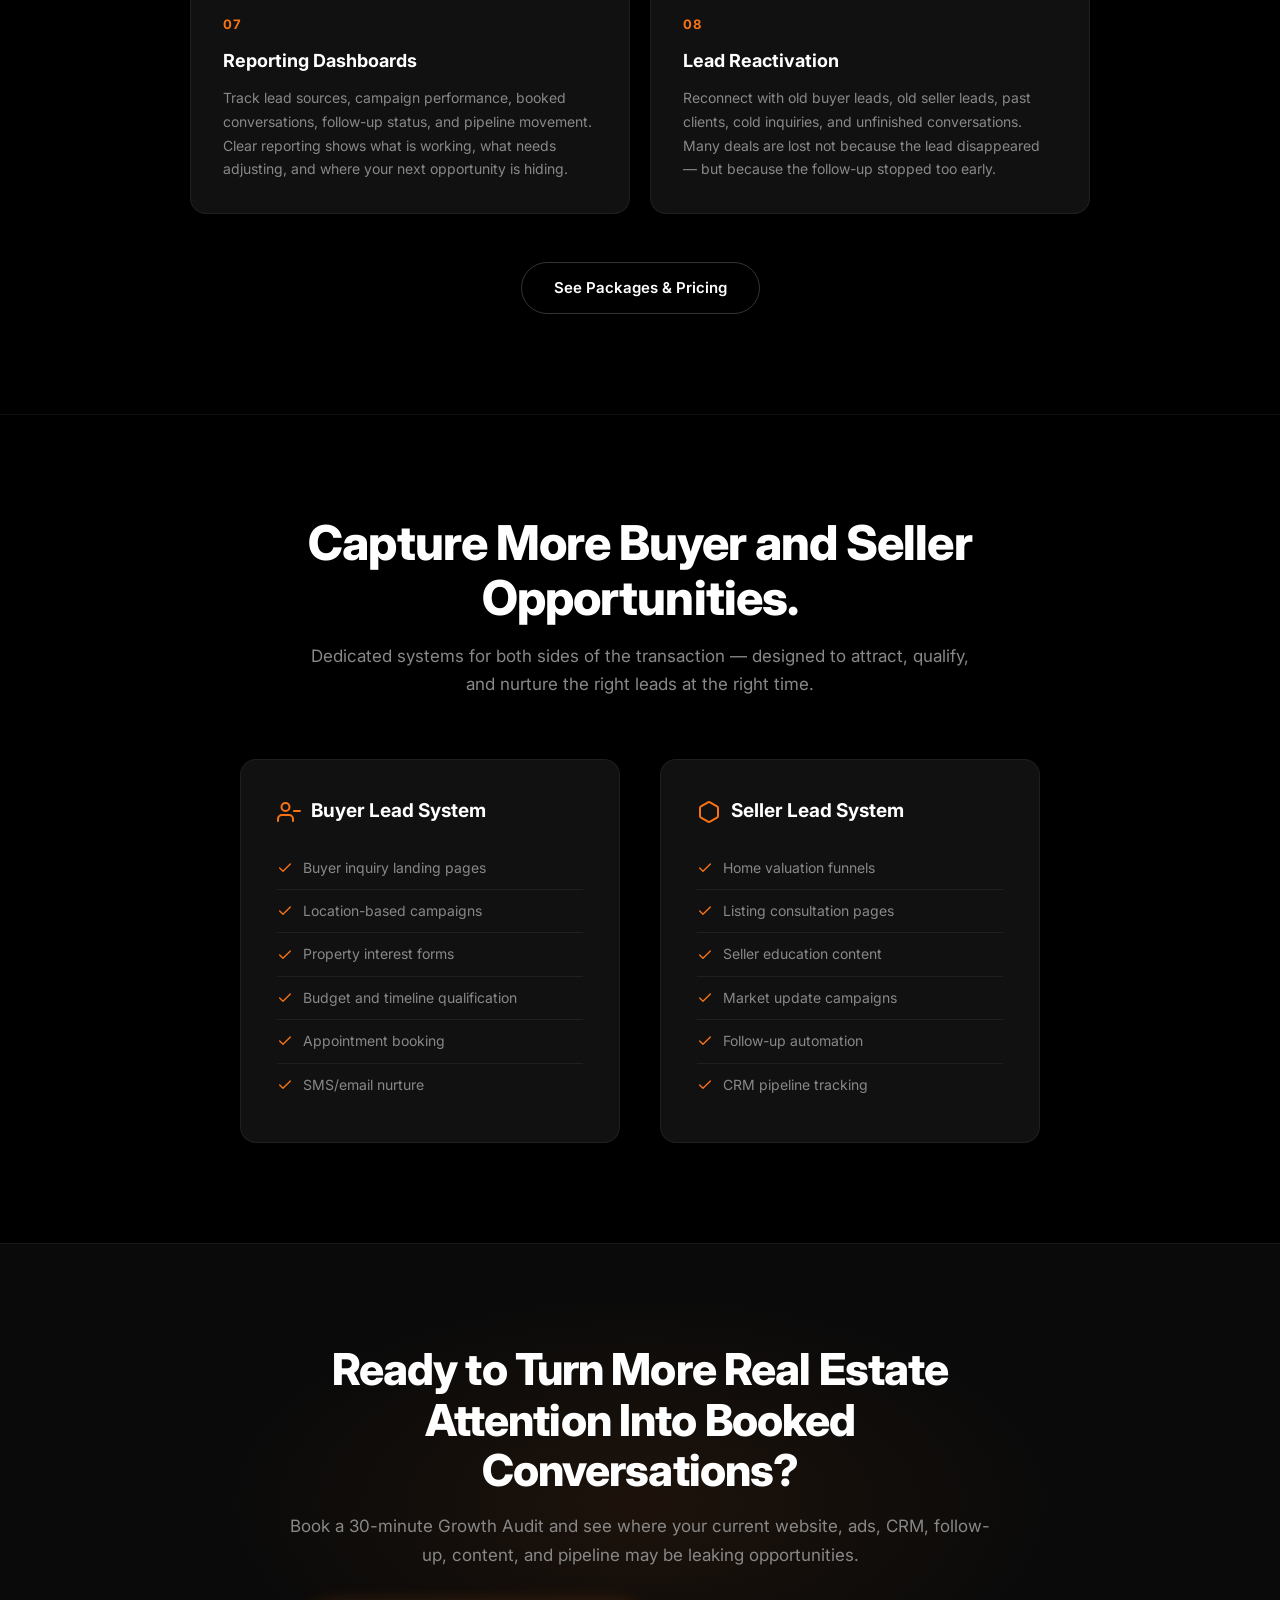
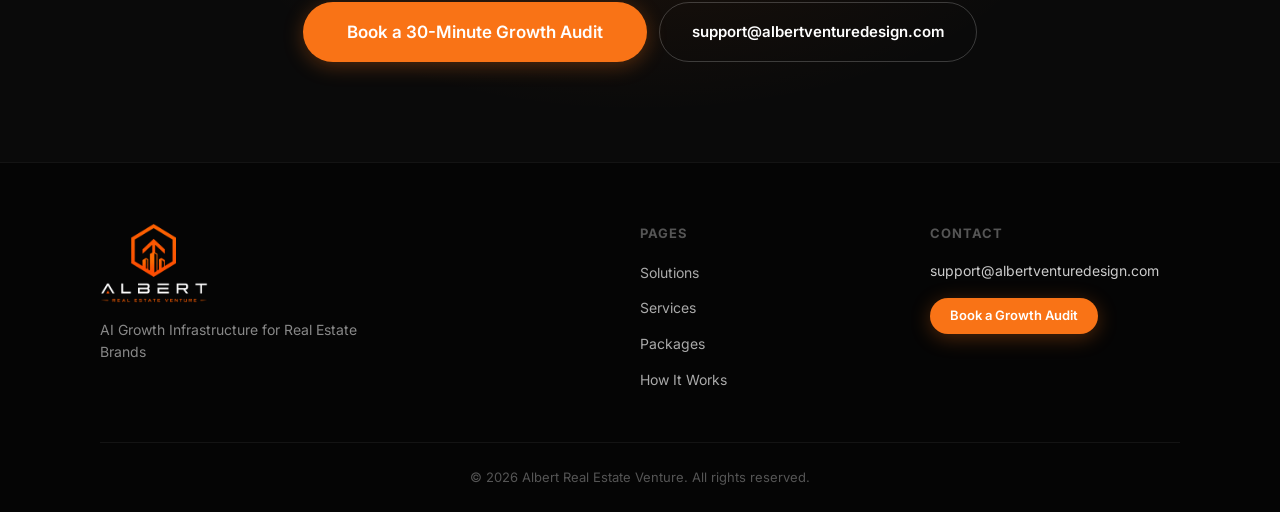
<file: services.html>
<!DOCTYPE html>
<html lang="en">
<head>
  <meta charset="UTF-8">
  <meta name="viewport" content="width=device-width, initial-scale=1.0">
  <title>Services — Albert Real Estate Venture</title>
  <meta name="description" content="Real estate marketing services including AI websites, Google and Meta Ads, AI lead qualification, CRM automation, SMS and email nurture flows, social content, reporting dashboards, and lead reactivation.">
  <link rel="preconnect" href="https://fonts.googleapis.com">
  <link rel="preload" href="https://fonts.googleapis.com/css2?family=Inter:wght@400;500;600;700;800;900&display=swap" as="style">
  <link rel="stylesheet" href="https://fonts.googleapis.com/css2?family=Inter:wght@400;500;600;700;800;900&display=swap">
  <link rel="stylesheet" href="css/style.css">
  <link rel="icon" type="image/png" href="assets/logo-transparent.png">
</head>
<body>

  <!-- ===== NAVIGATION ===== -->
  <nav class="nav" role="navigation" aria-label="Main navigation">
    <div class="nav__inner container">
      <a href="index.html" class="nav__logo" aria-label="Albert Real Estate Venture home">
        <img src="assets/logo-transparent.png" alt="Albert Real Estate Venture" width="59" height="44" loading="eager">
      </a>
      <ul class="nav__links" role="menubar">
        <li role="none"><a href="solutions.html" role="menuitem" class="nav__link">Solutions</a></li>
        <li role="none"><a href="services.html" role="menuitem" class="nav__link active">Services</a></li>
        <li role="none"><a href="packages.html" role="menuitem" class="nav__link">Packages</a></li>
        <li role="none"><a href="how-it-works.html" role="menuitem" class="nav__link">How It Works</a></li>
      </ul>
      <div class="nav__end">
        <a href="#contact" class="nav__cta">Book a Growth Audit</a>
        <button class="nav__toggle" aria-label="Toggle navigation menu" aria-expanded="false">
          <span></span><span></span><span></span>
        </button>
      </div>
    </div>
  </nav>

  <!-- ===== PAGE HEADER ===== -->
  <section class="page-header">
    <div class="container">
      <span class="badge">Services</span>
      <h1>Built Around the Real Bottlenecks in Real Estate Growth.</h1>
      <p>Eight core services that work together to capture more buyer and seller leads, qualify them faster, nurture them longer, and convert more into booked conversations and closings.</p>
      <a href="#contact" class="btn btn--primary">Book a 30-Minute Growth Audit</a>
    </div>
  </section>

  <!-- ===== SERVICES ===== -->
  <section class="section services" id="services" style="border-top: 1px solid var(--border);">
    <div class="container">
      <div class="services__grid">
        <article class="service__card reveal">
          <span class="service__num">01</span>
          <h3>AI Website</h3>
          <p>A premium, mobile-first website designed to build trust, present services clearly, and convert visitors into buyer and seller inquiries. Built with fast load times, strong messaging, clear CTAs, and a professional design that earns trust before the first call.</p>
        </article>
        <article class="service__card reveal">
          <span class="service__num">02</span>
          <h3>Google &amp; Meta Ads</h3>
          <p>Campaigns designed to attract buyer leads, seller leads, listing opportunities, local market interest, and appointment-ready prospects. Search, display, retargeting, and social ads managed for lead quality and cost efficiency.</p>
        </article>
        <article class="service__card reveal">
          <span class="service__num">03</span>
          <h3>AI Lead Qualification</h3>
          <p>Qualify inquiries by lead type, location, budget, timeline, buying or selling intent, and appointment readiness. AI responses engage leads within seconds so no opportunity goes cold while your team is busy.</p>
        </article>
        <article class="service__card reveal">
          <span class="service__num">04</span>
          <h3>CRM &amp; Follow-Up Automation</h3>
          <p>Keep every inquiry organized with automated follow-up, reminders, appointment routing, lead status updates, and nurture sequences. Your pipeline stays clean and your team stays focused on the conversations that matter.</p>
        </article>
        <article class="service__card reveal">
          <span class="service__num">05</span>
          <h3>SMS &amp; Email Nurture Flows</h3>
          <p>Stay top-of-mind with leads who are researching, comparing agents, waiting to buy, or preparing to sell. Timed sequences keep your brand relevant and your name at the front of their mind when they are ready to move.</p>
        </article>
        <article class="service__card reveal">
          <span class="service__num">06</span>
          <h3>Social Content Systems</h3>
          <p>Turn market insights, listings, buyer education, seller education, testimonials, and brand authority into consistent content. A structured content calendar keeps your social presence active without depending on daily inspiration.</p>
        </article>
        <article class="service__card reveal">
          <span class="service__num">07</span>
          <h3>Reporting Dashboards</h3>
          <p>Track lead sources, campaign performance, booked conversations, follow-up status, and pipeline movement. Clear reporting shows what is working, what needs adjusting, and where your next opportunity is hiding.</p>
        </article>
        <article class="service__card reveal">
          <span class="service__num">08</span>
          <h3>Lead Reactivation</h3>
          <p>Reconnect with old buyer leads, old seller leads, past clients, cold inquiries, and unfinished conversations. Many deals are lost not because the lead disappeared — but because the follow-up stopped too early.</p>
        </article>
      </div>
      <div class="section__cta">
        <a href="packages.html" class="btn btn--outline">See Packages &amp; Pricing</a>
      </div>
    </div>
  </section>

  <!-- ===== BUYER & SELLER ===== -->
  <section class="section leads" id="leads">
    <div class="container">
      <div class="section__head">
        <h2 class="section__title">Capture More Buyer and Seller Opportunities.</h2>
        <p class="section__sub">Dedicated systems for both sides of the transaction — designed to attract, qualify, and nurture the right leads at the right time.</p>
      </div>
      <div class="leads__grid">
        <div class="leads__col reveal">
          <h3 class="leads__heading"><svg width="24" height="24" viewBox="0 0 24 24" fill="none" stroke="#f97316" stroke-width="2" stroke-linecap="round" stroke-linejoin="round"><path d="M16 21v-2a4 4 0 0 0-4-4H5a4 4 0 0 0-4 4v2"/><circle cx="8.5" cy="7" r="4"/><line x1="23" y1="11" x2="17" y2="11"/></svg> Buyer Lead System</h3>
          <ul class="leads__list">
            <li><svg width="16" height="16" viewBox="0 0 24 24" fill="none" stroke="#f97316" stroke-width="2" stroke-linecap="round" stroke-linejoin="round"><polyline points="20 6 9 17 4 12"/></svg> Buyer inquiry landing pages</li>
            <li><svg width="16" height="16" viewBox="0 0 24 24" fill="none" stroke="#f97316" stroke-width="2" stroke-linecap="round" stroke-linejoin="round"><polyline points="20 6 9 17 4 12"/></svg> Location-based campaigns</li>
            <li><svg width="16" height="16" viewBox="0 0 24 24" fill="none" stroke="#f97316" stroke-width="2" stroke-linecap="round" stroke-linejoin="round"><polyline points="20 6 9 17 4 12"/></svg> Property interest forms</li>
            <li><svg width="16" height="16" viewBox="0 0 24 24" fill="none" stroke="#f97316" stroke-width="2" stroke-linecap="round" stroke-linejoin="round"><polyline points="20 6 9 17 4 12"/></svg> Budget and timeline qualification</li>
            <li><svg width="16" height="16" viewBox="0 0 24 24" fill="none" stroke="#f97316" stroke-width="2" stroke-linecap="round" stroke-linejoin="round"><polyline points="20 6 9 17 4 12"/></svg> Appointment booking</li>
            <li><svg width="16" height="16" viewBox="0 0 24 24" fill="none" stroke="#f97316" stroke-width="2" stroke-linecap="round" stroke-linejoin="round"><polyline points="20 6 9 17 4 12"/></svg> SMS/email nurture</li>
          </ul>
        </div>
        <div class="leads__col reveal">
          <h3 class="leads__heading"><svg width="24" height="24" viewBox="0 0 24 24" fill="none" stroke="#f97316" stroke-width="2" stroke-linecap="round" stroke-linejoin="round"><path d="M21 16V8a2 2 0 0 0-1-1.73l-7-4a2 2 0 0 0-2 0l-7 4A2 2 0 0 0 3 8v8a2 2 0 0 0 1 1.73l7 4a2 2 0 0 0 2 0l7-4A2 2 0 0 0 21 16z"/></svg> Seller Lead System</h3>
          <ul class="leads__list">
            <li><svg width="16" height="16" viewBox="0 0 24 24" fill="none" stroke="#f97316" stroke-width="2" stroke-linecap="round" stroke-linejoin="round"><polyline points="20 6 9 17 4 12"/></svg> Home valuation funnels</li>
            <li><svg width="16" height="16" viewBox="0 0 24 24" fill="none" stroke="#f97316" stroke-width="2" stroke-linecap="round" stroke-linejoin="round"><polyline points="20 6 9 17 4 12"/></svg> Listing consultation pages</li>
            <li><svg width="16" height="16" viewBox="0 0 24 24" fill="none" stroke="#f97316" stroke-width="2" stroke-linecap="round" stroke-linejoin="round"><polyline points="20 6 9 17 4 12"/></svg> Seller education content</li>
            <li><svg width="16" height="16" viewBox="0 0 24 24" fill="none" stroke="#f97316" stroke-width="2" stroke-linecap="round" stroke-linejoin="round"><polyline points="20 6 9 17 4 12"/></svg> Market update campaigns</li>
            <li><svg width="16" height="16" viewBox="0 0 24 24" fill="none" stroke="#f97316" stroke-width="2" stroke-linecap="round" stroke-linejoin="round"><polyline points="20 6 9 17 4 12"/></svg> Follow-up automation</li>
            <li><svg width="16" height="16" viewBox="0 0 24 24" fill="none" stroke="#f97316" stroke-width="2" stroke-linecap="round" stroke-linejoin="round"><polyline points="20 6 9 17 4 12"/></svg> CRM pipeline tracking</li>
          </ul>
        </div>
      </div>
    </div>
  </section>

  <!-- ===== FINAL CTA ===== -->
  <section class="section cta-final" id="contact">
    <div class="container">
      <div class="cta-final__inner">
        <h2 class="cta-final__title">Ready to Turn More Real Estate Attention Into Booked Conversations?</h2>
        <p class="cta-final__sub">Book a 30-minute Growth Audit and see where your current website, ads, CRM, follow-up, content, and pipeline may be leaking opportunities.</p>
        <div class="cta-final__actions">
          <a href="mailto:support@albertventuredesign.com?subject=Growth%20Audit%20Request" class="btn btn--primary btn--large">Book a 30-Minute Growth Audit</a>
          <a href="mailto:support@albertventuredesign.com" class="btn btn--outline">support@albertventuredesign.com</a>
        </div>
      </div>
    </div>
  </section>

  <!-- ===== FOOTER ===== -->
  <footer class="footer">
    <div class="container">
      <div class="footer__inner">
        <div class="footer__brand">
          <img src="assets/logo-transparent.png" alt="Albert Real Estate Venture" width="108" height="80" loading="lazy">
          <p>AI Growth Infrastructure for Real Estate Brands</p>
        </div>
        <div class="footer__nav">
          <h4>Pages</h4>
          <ul>
            <li><a href="solutions.html">Solutions</a></li>
            <li><a href="services.html">Services</a></li>
            <li><a href="packages.html">Packages</a></li>
            <li><a href="how-it-works.html">How It Works</a></li>
          </ul>
        </div>
        <div class="footer__contact">
          <h4>Contact</h4>
          <a href="mailto:support@albertventuredesign.com">support@albertventuredesign.com</a>
          <a href="#contact" class="btn btn--primary btn--small">Book a Growth Audit</a>
        </div>
      </div>
      <div class="footer__bottom">
        <p>&copy; 2026 Albert Real Estate Venture. All rights reserved.</p>
      </div>
    </div>
  </footer>

  <script src="js/main.js" defer></script>
</body>
</html>
</file>
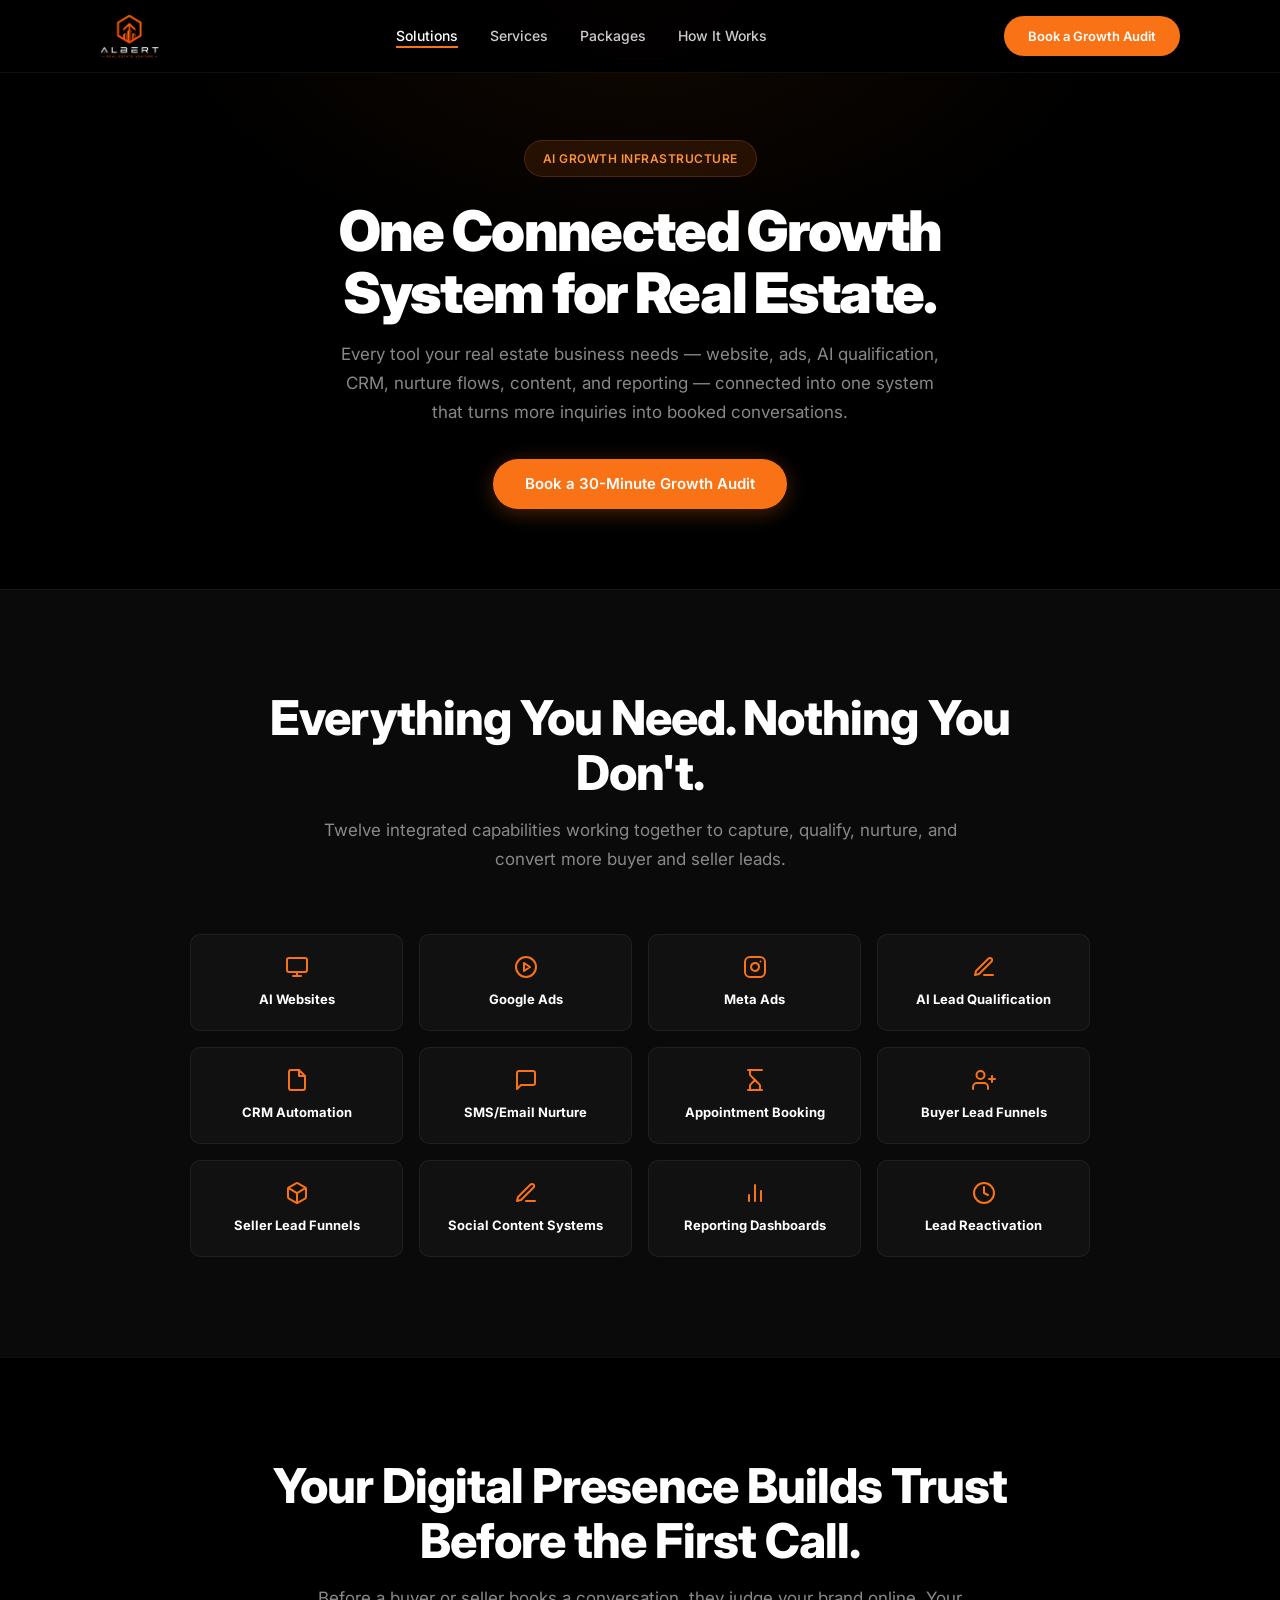
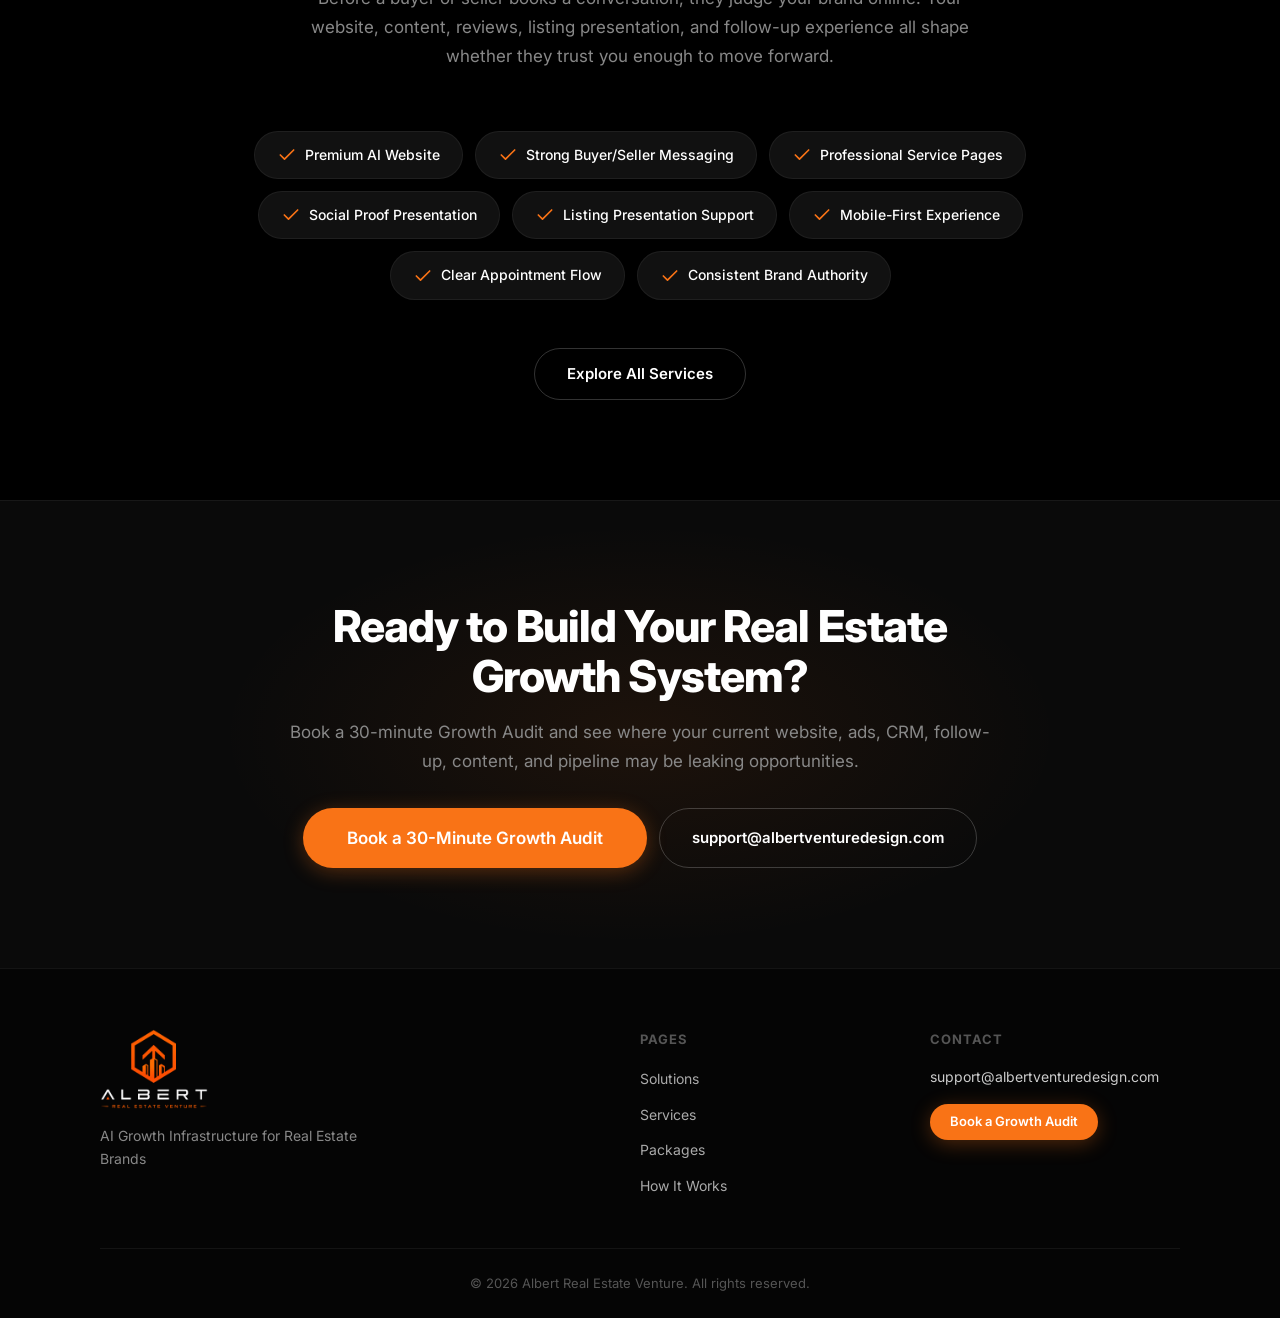
<file: solutions.html>
<!DOCTYPE html>
<html lang="en">
<head>
  <meta charset="UTF-8">
  <meta name="viewport" content="width=device-width, initial-scale=1.0">
  <title>Solutions — Albert Real Estate Venture</title>
  <meta name="description" content="Albert Real Estate Venture connects your website, ads, CRM, AI lead qualification, follow-up, nurture flows, content, and reporting into one system designed to turn more inquiries into booked conversations.">
  <link rel="preconnect" href="https://fonts.googleapis.com">
  <link rel="preload" href="https://fonts.googleapis.com/css2?family=Inter:wght@400;500;600;700;800;900&display=swap" as="style">
  <link rel="stylesheet" href="https://fonts.googleapis.com/css2?family=Inter:wght@400;500;600;700;800;900&display=swap">
  <link rel="stylesheet" href="css/style.css">
  <link rel="icon" type="image/png" href="assets/logo-transparent.png">
</head>
<body>

  <!-- ===== NAVIGATION ===== -->
  <nav class="nav" role="navigation" aria-label="Main navigation">
    <div class="nav__inner container">
      <a href="index.html" class="nav__logo" aria-label="Albert Real Estate Venture home">
        <img src="assets/logo-transparent.png" alt="Albert Real Estate Venture" width="59" height="44" loading="eager">
      </a>
      <ul class="nav__links" role="menubar">
        <li role="none"><a href="solutions.html" role="menuitem" class="nav__link active">Solutions</a></li>
        <li role="none"><a href="services.html" role="menuitem" class="nav__link">Services</a></li>
        <li role="none"><a href="packages.html" role="menuitem" class="nav__link">Packages</a></li>
        <li role="none"><a href="how-it-works.html" role="menuitem" class="nav__link">How It Works</a></li>
      </ul>
      <div class="nav__end">
        <a href="#contact" class="nav__cta">Book a Growth Audit</a>
        <button class="nav__toggle" aria-label="Toggle navigation menu" aria-expanded="false">
          <span></span><span></span><span></span>
        </button>
      </div>
    </div>
  </nav>

  <!-- ===== PAGE HEADER ===== -->
  <section class="page-header">
    <div class="container">
      <span class="badge">AI Growth Infrastructure</span>
      <h1>One Connected Growth System for Real Estate.</h1>
      <p>Every tool your real estate business needs — website, ads, AI qualification, CRM, nurture flows, content, and reporting — connected into one system that turns more inquiries into booked conversations.</p>
      <a href="#contact" class="btn btn--primary">Book a 30-Minute Growth Audit</a>
    </div>
  </section>

  <!-- ===== SOLUTION GRID ===== -->
  <section class="section solution" id="solutions" style="border-top: 1px solid var(--border);">
    <div class="container">
      <div class="section__head">
        <h2 class="section__title">Everything You Need. Nothing You Don't.</h2>
        <p class="section__sub">Twelve integrated capabilities working together to capture, qualify, nurture, and convert more buyer and seller leads.</p>
      </div>
      <div class="solution__grid">
        <div class="solution__card reveal"><div class="solution__icon"><svg width="24" height="24" viewBox="0 0 24 24" fill="none" stroke="#f97316" stroke-width="2" stroke-linecap="round" stroke-linejoin="round"><rect x="2" y="3" width="20" height="14" rx="2" ry="2"/><line x1="8" y1="21" x2="16" y2="21"/><line x1="12" y1="17" x2="12" y2="21"/></svg></div><h3>AI Websites</h3></div>
        <div class="solution__card reveal"><div class="solution__icon"><svg width="24" height="24" viewBox="0 0 24 24" fill="none" stroke="#f97316" stroke-width="2" stroke-linecap="round" stroke-linejoin="round"><circle cx="12" cy="12" r="10"/><polygon points="10 8 16 12 10 16 10 8"/></svg></div><h3>Google Ads</h3></div>
        <div class="solution__card reveal"><div class="solution__icon"><svg width="24" height="24" viewBox="0 0 24 24" fill="none" stroke="#f97316" stroke-width="2" stroke-linecap="round" stroke-linejoin="round"><rect x="2" y="2" width="20" height="20" rx="5"/><path d="M16 11.37A4 4 0 1 1 12.63 8 4 4 0 0 1 16 11.37z"/><line x1="17.5" y1="6.5" x2="17.51" y2="6.5"/></svg></div><h3>Meta Ads</h3></div>
        <div class="solution__card reveal"><div class="solution__icon"><svg width="24" height="24" viewBox="0 0 24 24" fill="none" stroke="#f97316" stroke-width="2" stroke-linecap="round" stroke-linejoin="round"><path d="M12 20h9"/><path d="M16.5 3.5a2.121 2.121 0 0 1 3 3L7 19l-4 1 1-4L16.5 3.5z"/></svg></div><h3>AI Lead Qualification</h3></div>
        <div class="solution__card reveal"><div class="solution__icon"><svg width="24" height="24" viewBox="0 0 24 24" fill="none" stroke="#f97316" stroke-width="2" stroke-linecap="round" stroke-linejoin="round"><path d="M14 2H6a2 2 0 0 0-2 2v16a2 2 0 0 0 2 2h12a2 2 0 0 0 2-2V8z"/><polyline points="14 2 14 8 20 8"/></svg></div><h3>CRM Automation</h3></div>
        <div class="solution__card reveal"><div class="solution__icon"><svg width="24" height="24" viewBox="0 0 24 24" fill="none" stroke="#f97316" stroke-width="2" stroke-linecap="round" stroke-linejoin="round"><path d="M21 15a2 2 0 0 1-2 2H7l-4 4V5a2 2 0 0 1 2-2h14a2 2 0 0 1 2 2z"/></svg></div><h3>SMS/Email Nurture</h3></div>
        <div class="solution__card reveal"><div class="solution__icon"><svg width="24" height="24" viewBox="0 0 24 24" fill="none" stroke="#f97316" stroke-width="2" stroke-linecap="round" stroke-linejoin="round"><path d="M5 22h14"/><path d="M5 2h14"/><path d="M17 22v-4.172a2 2 0 0 0-.586-1.414L12 12l-4.414 4.414A2 2 0 0 0 7 17.828V22"/><path d="M7 2v4.172a2 2 0 0 0 .586 1.414L12 12"/></svg></div><h3>Appointment Booking</h3></div>
        <div class="solution__card reveal"><div class="solution__icon"><svg width="24" height="24" viewBox="0 0 24 24" fill="none" stroke="#f97316" stroke-width="2" stroke-linecap="round" stroke-linejoin="round"><path d="M16 21v-2a4 4 0 0 0-4-4H5a4 4 0 0 0-4 4v2"/><circle cx="8.5" cy="7" r="4"/><line x1="20" y1="8" x2="20" y2="14"/><line x1="23" y1="11" x2="17" y2="11"/></svg></div><h3>Buyer Lead Funnels</h3></div>
        <div class="solution__card reveal"><div class="solution__icon"><svg width="24" height="24" viewBox="0 0 24 24" fill="none" stroke="#f97316" stroke-width="2" stroke-linecap="round" stroke-linejoin="round"><path d="M21 16V8a2 2 0 0 0-1-1.73l-7-4a2 2 0 0 0-2 0l-7 4A2 2 0 0 0 3 8v8a2 2 0 0 0 1 1.73l7 4a2 2 0 0 0 2 0l7-4A2 2 0 0 0 21 16z"/><polyline points="3.27 6.96 12 12.01 20.73 6.96"/><line x1="12" y1="22.08" x2="12" y2="12"/></svg></div><h3>Seller Lead Funnels</h3></div>
        <div class="solution__card reveal"><div class="solution__icon"><svg width="24" height="24" viewBox="0 0 24 24" fill="none" stroke="#f97316" stroke-width="2" stroke-linecap="round" stroke-linejoin="round"><path d="M12 20h9"/><path d="M16.5 3.5a2.121 2.121 0 0 1 3 3L7 19l-4 1 1-4L16.5 3.5z"/></svg></div><h3>Social Content Systems</h3></div>
        <div class="solution__card reveal"><div class="solution__icon"><svg width="24" height="24" viewBox="0 0 24 24" fill="none" stroke="#f97316" stroke-width="2" stroke-linecap="round" stroke-linejoin="round"><line x1="18" y1="20" x2="18" y2="10"/><line x1="12" y1="20" x2="12" y2="4"/><line x1="6" y1="20" x2="6" y2="14"/></svg></div><h3>Reporting Dashboards</h3></div>
        <div class="solution__card reveal"><div class="solution__icon"><svg width="24" height="24" viewBox="0 0 24 24" fill="none" stroke="#f97316" stroke-width="2" stroke-linecap="round" stroke-linejoin="round"><circle cx="12" cy="12" r="10"/><polyline points="12 6 12 12 16 14"/></svg></div><h3>Lead Reactivation</h3></div>
      </div>
    </div>
  </section>

  <!-- ===== DIGITAL TRUST ===== -->
  <section class="section trust" id="trust">
    <div class="container">
      <div class="section__head">
        <h2 class="section__title">Your Digital Presence Builds Trust Before the First Call.</h2>
        <p class="section__sub">Before a buyer or seller books a conversation, they judge your brand online. Your website, content, reviews, listing presentation, and follow-up experience all shape whether they trust you enough to move forward.</p>
      </div>
      <div class="trust__grid">
        <div class="trust__item reveal"><svg width="20" height="20" viewBox="0 0 24 24" fill="none" stroke="#f97316" stroke-width="2" stroke-linecap="round" stroke-linejoin="round"><polyline points="20 6 9 17 4 12"/></svg> Premium AI Website</div>
        <div class="trust__item reveal"><svg width="20" height="20" viewBox="0 0 24 24" fill="none" stroke="#f97316" stroke-width="2" stroke-linecap="round" stroke-linejoin="round"><polyline points="20 6 9 17 4 12"/></svg> Strong Buyer/Seller Messaging</div>
        <div class="trust__item reveal"><svg width="20" height="20" viewBox="0 0 24 24" fill="none" stroke="#f97316" stroke-width="2" stroke-linecap="round" stroke-linejoin="round"><polyline points="20 6 9 17 4 12"/></svg> Professional Service Pages</div>
        <div class="trust__item reveal"><svg width="20" height="20" viewBox="0 0 24 24" fill="none" stroke="#f97316" stroke-width="2" stroke-linecap="round" stroke-linejoin="round"><polyline points="20 6 9 17 4 12"/></svg> Social Proof Presentation</div>
        <div class="trust__item reveal"><svg width="20" height="20" viewBox="0 0 24 24" fill="none" stroke="#f97316" stroke-width="2" stroke-linecap="round" stroke-linejoin="round"><polyline points="20 6 9 17 4 12"/></svg> Listing Presentation Support</div>
        <div class="trust__item reveal"><svg width="20" height="20" viewBox="0 0 24 24" fill="none" stroke="#f97316" stroke-width="2" stroke-linecap="round" stroke-linejoin="round"><polyline points="20 6 9 17 4 12"/></svg> Mobile-First Experience</div>
        <div class="trust__item reveal"><svg width="20" height="20" viewBox="0 0 24 24" fill="none" stroke="#f97316" stroke-width="2" stroke-linecap="round" stroke-linejoin="round"><polyline points="20 6 9 17 4 12"/></svg> Clear Appointment Flow</div>
        <div class="trust__item reveal"><svg width="20" height="20" viewBox="0 0 24 24" fill="none" stroke="#f97316" stroke-width="2" stroke-linecap="round" stroke-linejoin="round"><polyline points="20 6 9 17 4 12"/></svg> Consistent Brand Authority</div>
      </div>
      <div class="section__cta">
        <a href="services.html" class="btn btn--outline">Explore All Services</a>
      </div>
    </div>
  </section>

  <!-- ===== FINAL CTA ===== -->
  <section class="section cta-final" id="contact">
    <div class="container">
      <div class="cta-final__inner">
        <h2 class="cta-final__title">Ready to Build Your Real Estate Growth System?</h2>
        <p class="cta-final__sub">Book a 30-minute Growth Audit and see where your current website, ads, CRM, follow-up, content, and pipeline may be leaking opportunities.</p>
        <div class="cta-final__actions">
          <a href="mailto:support@albertventuredesign.com?subject=Growth%20Audit%20Request" class="btn btn--primary btn--large">Book a 30-Minute Growth Audit</a>
          <a href="mailto:support@albertventuredesign.com" class="btn btn--outline">support@albertventuredesign.com</a>
        </div>
      </div>
    </div>
  </section>

  <!-- ===== FOOTER ===== -->
  <footer class="footer">
    <div class="container">
      <div class="footer__inner">
        <div class="footer__brand">
          <img src="assets/logo-transparent.png" alt="Albert Real Estate Venture" width="108" height="80" loading="lazy">
          <p>AI Growth Infrastructure for Real Estate Brands</p>
        </div>
        <div class="footer__nav">
          <h4>Pages</h4>
          <ul>
            <li><a href="solutions.html">Solutions</a></li>
            <li><a href="services.html">Services</a></li>
            <li><a href="packages.html">Packages</a></li>
            <li><a href="how-it-works.html">How It Works</a></li>
          </ul>
        </div>
        <div class="footer__contact">
          <h4>Contact</h4>
          <a href="mailto:support@albertventuredesign.com">support@albertventuredesign.com</a>
          <a href="#contact" class="btn btn--primary btn--small">Book a Growth Audit</a>
        </div>
      </div>
      <div class="footer__bottom">
        <p>&copy; 2026 Albert Real Estate Venture. All rights reserved.</p>
      </div>
    </div>
  </footer>

  <script src="js/main.js" defer></script>
</body>
</html>
</file>
<file: css/style.css>
/* ===== RESET & BASE ===== */
*, *::before, *::after { box-sizing: border-box; margin: 0; padding: 0; }
html { scroll-behavior: smooth; -webkit-text-size-adjust: 100%; }
body {
  font-family: 'Inter', -apple-system, BlinkMacSystemFont, 'Segoe UI', sans-serif;
  background: #000;
  color: #fff;
  line-height: 1.6;
  overflow-x: hidden;
  -webkit-font-smoothing: antialiased;
  -moz-osx-font-smoothing: grayscale;
}
img { max-width: 100%; height: auto; display: block; }
a { color: #f97316; text-decoration: none; transition: color .3s; }
a:hover { color: #fb923c; }
ul { list-style: none; }

/* ===== VARIABLES ===== */
:root {
  --orange: #f97316;
  --orange-light: #fb923c;
  --orange-dark: #ea580c;
  --orange-glow: rgba(249, 115, 22, .15);
  --orange-glow-strong: rgba(249, 115, 22, .25);
  --black: #000;
  --black-alt: #0a0a0a;
  --black-card: #111;
  --black-card-hover: #1a1a1a;
  --border: rgba(255, 255, 255, .06);
  --border-light: rgba(255, 255, 255, .1);
  --text: #fff;
  --text-muted: #888;
  --text-dim: #555;
  --radius: 16px;
  --radius-sm: 10px;
  --radius-lg: 24px;
  --container: 1200px;
  --transition: .4s cubic-bezier(.25, .46, .45, .94);
}

/* ===== CONTAINER ===== */
.container {
  width: 100%;
  max-width: var(--container);
  margin: 0 auto;
  padding: 0 24px;
}
@media (min-width: 768px) { .container { padding: 0 40px; } }
@media (min-width: 1280px) { .container { padding: 0 60px; } }

/* ===== NAVIGATION ===== */
.nav {
  position: fixed;
  top: 0;
  left: 0;
  right: 0;
  z-index: 1000;
  background: rgba(0,0,0,.85);
  backdrop-filter: blur(20px);
  -webkit-backdrop-filter: blur(20px);
  border-bottom: 1px solid var(--border);
  transition: background .4s;
}
.nav__inner {
  display: flex;
  align-items: center;
  justify-content: space-between;
  height: 72px;
}
.nav__logo img { height: 44px; width: auto; max-width: 200px; }
.nav__end {
  display: flex;
  align-items: center;
  gap: 12px;
  flex-shrink: 0;
}
.nav__toggle {
  display: none;
  flex-direction: column;
  gap: 5px;
  background: none;
  border: none;
  cursor: pointer;
  padding: 8px;
}
.nav__toggle span {
  display: block;
  width: 24px;
  height: 2px;
  background: #fff;
  border-radius: 2px;
  transition: var(--transition);
}
.nav__toggle.active span:nth-child(1) { transform: rotate(45deg) translate(5px, 5px); }
.nav__toggle.active span:nth-child(2) { opacity: 0; }
.nav__toggle.active span:nth-child(3) { transform: rotate(-45deg) translate(5px, -5px); }
.nav__links {
  display: flex;
  align-items: center;
  gap: 32px;
}
.nav__link {
  color: #ccc;
  font-size: 14px;
  font-weight: 500;
  transition: color .3s;
  position: relative;
}
.nav__link::after {
  content: '';
  position: absolute;
  bottom: -4px;
  left: 0;
  width: 0;
  height: 2px;
  background: var(--orange);
  transition: width .3s;
}
.nav__link:hover { color: #fff; }
.nav__link:hover::after { width: 100%; }
.nav__link.active { color: #fff; }
.nav__link.active::after { width: 100%; }
.nav__cta {
  background: var(--orange);
  color: #fff !important;
  padding: 10px 24px;
  border-radius: 100px;
  font-weight: 600;
  font-size: 13px;
  transition: background .3s, transform .3s;
}
.nav__cta::after { display: none; }
.nav__cta:hover { background: var(--orange-light); color: #fff !important; transform: translateY(-1px); }
@media (max-width: 767px) {
  .nav__toggle { display: flex; }
  .nav__links {
    position: fixed;
    top: 72px;
    left: 0;
    right: 0;
    z-index: 999;
    background: rgba(0,0,0,.98);
    backdrop-filter: blur(20px);
    flex-direction: column;
    padding: 32px 24px;
    gap: 20px;
    transform: translateY(-100%);
    opacity: 0;
    pointer-events: none;
    transition: transform .4s, opacity .4s;
    border-bottom: 1px solid var(--border);
  }
  .nav__links.open {
    transform: translateY(0);
    opacity: 1;
    pointer-events: auto;
  }
  .nav__link { font-size: 16px; }
  .nav__cta { padding: 9px 14px; font-size: 12px; white-space: nowrap; }
}

/* ===== PAGE HEADER (sub-pages) ===== */
.page-header {
  padding: 140px 0 80px;
  text-align: center;
  position: relative;
  overflow: hidden;
}
.page-header::before {
  content: '';
  position: absolute;
  inset: 0;
  background: radial-gradient(ellipse 700px 400px at 50% 0%, rgba(249,115,22,.07) 0%, transparent 70%);
  pointer-events: none;
}
.page-header .container { position: relative; z-index: 1; }
.page-header h1 {
  font-size: clamp(32px, 4.5vw, 56px);
  font-weight: 900;
  line-height: 1.1;
  letter-spacing: -.03em;
  margin-bottom: 16px;
  max-width: 800px;
  margin-left: auto;
  margin-right: auto;
}
.page-header p {
  font-size: 17px;
  color: var(--text-muted);
  line-height: 1.7;
  max-width: 620px;
  margin: 0 auto 32px;
}
@media (max-width: 768px) {
  .page-header { padding: 110px 0 60px; }
  .page-header p { font-size: 15px; }
}

/* ===== BADGE ===== */
.badge {
  display: inline-block;
  background: rgba(249, 115, 22, .12);
  border: 1px solid rgba(249, 115, 22, .2);
  color: var(--orange-light);
  font-size: 12px;
  font-weight: 600;
  letter-spacing: .5px;
  padding: 8px 18px;
  border-radius: 100px;
  text-transform: uppercase;
  margin-bottom: 24px;
}

/* ===== BUTTONS ===== */
.btn {
  display: inline-flex;
  align-items: center;
  justify-content: center;
  gap: 8px;
  font-family: inherit;
  font-size: 15px;
  font-weight: 600;
  padding: 16px 32px;
  border-radius: 100px;
  border: none;
  cursor: pointer;
  transition: all .3s;
  text-align: center;
  line-height: 1.2;
}
.btn--primary {
  background: var(--orange);
  color: #fff;
  box-shadow: 0 4px 20px rgba(249, 115, 22, .3);
}
.btn--primary:hover {
  background: var(--orange-light);
  color: #fff;
  box-shadow: 0 6px 30px rgba(249, 115, 22, .4);
  transform: translateY(-2px);
}
.btn--outline {
  background: transparent;
  color: #fff;
  border: 1px solid rgba(255,255,255,.2);
}
.btn--outline:hover {
  border-color: var(--orange);
  color: var(--orange-light);
  background: rgba(249, 115, 22, .08);
}
.btn--large { padding: 20px 44px; font-size: 17px; }
.btn--small { padding: 10px 20px; font-size: 13px; }
@media (max-width: 480px) {
  .btn { width: 100%; padding: 16px 24px; font-size: 14px; }
  .btn--large { padding: 18px 24px; font-size: 15px; }
}

/* ===== SECTION ===== */
.section {
  padding: 100px 0;
  position: relative;
}
.section:not(:first-of-type) { border-top: 1px solid var(--border); }
.section__head {
  max-width: 780px;
  margin: 0 auto 60px;
  text-align: center;
}
.section__title {
  font-size: clamp(28px, 4vw, 48px);
  font-weight: 800;
  line-height: 1.15;
  margin-bottom: 16px;
  letter-spacing: -.02em;
}
.section__sub {
  font-size: 17px;
  color: var(--text-muted);
  line-height: 1.7;
  max-width: 680px;
  margin: 0 auto;
}
.section__cta {
  text-align: center;
  margin-top: 48px;
}
@media (max-width: 768px) {
  .section { padding: 60px 0; }
  .section__head { margin-bottom: 40px; }
  .section__sub { font-size: 15px; }
}

/* ===== HERO ===== */
.hero {
  min-height: 100vh;
  display: flex;
  align-items: center;
  padding: 120px 0 80px;
  position: relative;
  overflow: hidden;
}
.hero__bg {
  position: absolute;
  inset: 0;
  background:
    radial-gradient(ellipse 600px 400px at 80% 50%, rgba(249,115,22,.08) 0%, transparent 70%),
    radial-gradient(ellipse 400px 400px at 20% 80%, rgba(249,115,22,.05) 0%, transparent 60%);
  pointer-events: none;
}
.hero__inner {
  display: grid;
  grid-template-columns: 1fr 1fr;
  gap: 60px;
  align-items: center;
  position: relative;
  z-index: 1;
}
.hero__content { max-width: 620px; }
.hero__title {
  font-size: clamp(32px, 4.5vw, 56px);
  font-weight: 900;
  line-height: 1.1;
  letter-spacing: -.03em;
  margin-bottom: 20px;
}
.hero__sub {
  font-size: 17px;
  color: var(--text-muted);
  line-height: 1.7;
  margin-bottom: 32px;
}
.hero__actions {
  display: flex;
  flex-wrap: wrap;
  gap: 12px;
  margin-bottom: 28px;
}
.hero__trust {
  display: flex;
  flex-wrap: wrap;
  gap: 8px 20px;
}
.hero__trust span {
  font-size: 12px;
  color: var(--text-dim);
  letter-spacing: .3px;
  position: relative;
}
.hero__trust span:not(:last-child)::after {
  content: '•';
  position: absolute;
  right: -13px;
  color: var(--orange);
  opacity: .5;
}
@media (max-width: 1023px) {
  .hero__inner { grid-template-columns: 1fr; gap: 40px; }
  .hero__content { max-width: 100%; }
  .hero__title { font-size: clamp(30px, 7vw, 48px); }
  .hero__sub { font-size: 16px; }
}
@media (max-width: 480px) {
  .hero { padding: 100px 0 60px; }
  .hero__title { font-size: 28px; }
  .hero__actions { flex-direction: column; }
  .hero__trust { gap: 6px 14px; }
  .hero__trust span { font-size: 11px; }
}

/* ===== DASHBOARD CARDS (HERO) ===== */
.hero__dashboard {
  display: grid;
  grid-template-columns: 1fr 1fr;
  gap: 12px;
}
.dash-card {
  background: var(--black-card);
  border: 1px solid var(--border);
  border-radius: var(--radius-sm);
  padding: 16px;
  transition: all .3s;
}
.dash-card:hover {
  border-color: rgba(249,115,22,.2);
  box-shadow: 0 0 20px rgba(249,115,22,.06);
}
.dash-card--primary { border-color: rgba(249,115,22,.15); }
.dash-card--accent { border-color: rgba(249,115,22,.2); background: rgba(249,115,22,.04); }
.dash-card--glass { background: rgba(255,255,255,.02); backdrop-filter: blur(4px); }
.dash-card__head {
  display: flex;
  align-items: center;
  gap: 8px;
  margin-bottom: 8px;
}
.dash-card__icon {
  width: 8px;
  height: 8px;
  border-radius: 50%;
  flex-shrink: 0;
}
.pulse { animation: pulse 2s infinite; }
@keyframes pulse {
  0%, 100% { opacity: 1; }
  50% { opacity: .4; }
}
.dash-card__label {
  font-size: 11px;
  font-weight: 600;
  color: var(--text-dim);
  text-transform: uppercase;
  letter-spacing: .5px;
}
.dash-card__body {
  display: flex;
  align-items: baseline;
  gap: 8px;
}
.dash-card__value {
  font-size: 22px;
  font-weight: 800;
  letter-spacing: -.02em;
}
.dash-card__meta {
  font-size: 11px;
  color: var(--text-dim);
}
@media (max-width: 480px) {
  .hero__dashboard { gap: 8px; grid-template-columns: 1fr 1fr; }
  .dash-card { padding: 12px; }
  .dash-card__value { font-size: 18px; }
  .hero__dashboard .dash-card:nth-child(n+7) { display: none; }
}

/* ===== PAIN POINT ===== */
.pain { background: var(--black-alt); }
.pain__grid {
  display: grid;
  grid-template-columns: repeat(3, 1fr);
  gap: 20px;
  max-width: 900px;
  margin: 0 auto;
  justify-items: stretch;
  justify-content: center;
}
.pain__card {
  background: var(--black-card);
  border: 1px solid var(--border);
  border-radius: var(--radius);
  padding: 28px;
  transition: all .3s;
}
.pain__card:hover {
  border-color: rgba(249,115,22,.15);
  transform: translateY(-4px);
  box-shadow: 0 12px 40px rgba(249,115,22,.06);
}
.pain__icon { margin-bottom: 16px; }
.pain__title {
  font-size: 17px;
  font-weight: 700;
  margin-bottom: 8px;
}
.pain__text {
  font-size: 14px;
  color: var(--text-muted);
  line-height: 1.6;
}
.pain__end {
  text-align: center;
  font-size: 18px;
  font-weight: 600;
  color: var(--orange);
  margin-top: 40px;
  letter-spacing: .5px;
}
@media (max-width: 640px) {
  .pain__grid { grid-template-columns: 1fr; max-width: 500px; }
}
@media (min-width: 641px) and (max-width: 1023px) {
  .pain__grid { grid-template-columns: 1fr 1fr; }
  .pain__card:last-child:nth-child(odd) { grid-column: 1 / -1; max-width: 440px; margin: 0 auto; width: 100%; }
}

/* ===== TRUST ===== */
.trust__grid {
  display: flex;
  flex-wrap: wrap;
  justify-content: center;
  gap: 12px;
  max-width: 800px;
  margin: 0 auto;
}
.trust__item {
  display: flex;
  align-items: center;
  gap: 8px;
  background: var(--black-card);
  border: 1px solid var(--border);
  border-radius: 100px;
  padding: 12px 22px;
  font-size: 14px;
  font-weight: 500;
  transition: all .3s;
}
.trust__item:hover {
  border-color: rgba(249,115,22,.2);
  background: rgba(249,115,22,.04);
}
@media (max-width: 480px) {
  .trust__item { padding: 10px 16px; font-size: 13px; border-radius: var(--radius-sm); width: 100%; justify-content: center; }
}

/* ===== SOLUTION ===== */
.solution { background: var(--black-alt); }
.solution__grid {
  display: grid;
  grid-template-columns: repeat(4, 1fr);
  gap: 16px;
  max-width: 900px;
  margin: 0 auto;
}
.solution__card {
  background: var(--black-card);
  border: 1px solid var(--border);
  border-radius: var(--radius-sm);
  padding: 20px;
  text-align: center;
  transition: all .3s;
  font-size: 13px;
  font-weight: 600;
}
.solution__card:hover {
  border-color: rgba(249,115,22,.2);
  transform: translateY(-3px);
  box-shadow: 0 8px 30px rgba(249,115,22,.06);
}
.solution__icon { margin-bottom: 10px; display: flex; justify-content: center; align-items: center; }
.solution__card h3 { font-size: 13px; }
@media (max-width: 768px) {
  .solution__grid { grid-template-columns: repeat(2, 1fr); }
}
@media (max-width: 480px) {
  .solution__grid { grid-template-columns: 1fr 1fr; gap: 10px; }
  .solution__card { padding: 16px 12px; }
}

/* ===== SERVICES ===== */
.services__grid {
  display: grid;
  grid-template-columns: repeat(2, 1fr);
  gap: 20px;
  max-width: 900px;
  margin: 0 auto;
}
.service__card {
  background: var(--black-card);
  border: 1px solid var(--border);
  border-radius: var(--radius);
  padding: 32px;
  transition: all .3s;
  position: relative;
}
.service__card:hover {
  border-color: rgba(249,115,22,.15);
  transform: translateY(-3px);
  box-shadow: 0 8px 30px rgba(249,115,22,.04);
}
.service__num {
  font-size: 13px;
  font-weight: 700;
  color: var(--orange);
  display: block;
  margin-bottom: 12px;
  letter-spacing: 1px;
}
.service__card h3 {
  font-size: 18px;
  font-weight: 700;
  margin-bottom: 10px;
}
.service__card p {
  font-size: 14px;
  color: var(--text-muted);
  line-height: 1.7;
}
@media (max-width: 768px) {
  .services__grid { grid-template-columns: 1fr; }
}
@media (max-width: 480px) {
  .service__card { padding: 24px; }
}

/* ===== SPEED TO LEAD ===== */
.speed {
  background: var(--black-alt);
  overflow: hidden;
}
.speed__dashboard {
  max-width: 700px;
  margin: 0 auto;
}
.speed__timeline {
  position: relative;
  padding-left: 40px;
}
.speed__timeline::before {
  content: '';
  position: absolute;
  left: 15px;
  top: 8px;
  bottom: 8px;
  width: 2px;
  background: linear-gradient(to bottom, var(--orange), rgba(249,115,22,.1));
}
.speed__step {
  position: relative;
  margin-bottom: 28px;
}
.speed__step:last-child { margin-bottom: 0; }
.speed__dot {
  position: absolute;
  left: -31px;
  top: 4px;
  width: 12px;
  height: 12px;
  border-radius: 50%;
  background: var(--orange);
  border: 2px solid #000;
  box-shadow: 0 0 0 3px rgba(249,115,22,.2);
}
.speed__content {
  background: var(--black-card);
  border: 1px solid var(--border);
  border-radius: var(--radius-sm);
  padding: 18px 22px;
}
.speed__content strong {
  display: block;
  font-size: 15px;
  font-weight: 700;
  margin-bottom: 4px;
}
.speed__content span {
  font-size: 13px;
  color: var(--text-muted);
}

/* ===== BUYER & SELLER LEADS ===== */
.leads__grid {
  display: grid;
  grid-template-columns: 1fr 1fr;
  gap: 40px;
  max-width: 800px;
  margin: 0 auto;
}
.leads__col {
  background: var(--black-card);
  border: 1px solid var(--border);
  border-radius: var(--radius);
  padding: 36px;
}
.leads__heading {
  display: flex;
  align-items: center;
  gap: 10px;
  font-size: 19px;
  font-weight: 700;
  margin-bottom: 20px;
}
.leads__list li {
  display: flex;
  align-items: center;
  gap: 10px;
  padding: 10px 0;
  font-size: 14px;
  color: var(--text-muted);
  border-bottom: 1px solid var(--border);
}
.leads__list li:last-child { border-bottom: none; }
@media (max-width: 768px) {
  .leads__grid { grid-template-columns: 1fr; gap: 20px; }
  .leads__col { padding: 24px; }
}

/* ===== PIPELINE ===== */
.pipeline {
  background: var(--black-alt);
}
.pipeline__grid {
  display: grid;
  grid-template-columns: 1fr 1fr;
  gap: 30px;
  max-width: 800px;
  margin: 0 auto;
}
.pipeline__col {
  background: var(--black-card);
  border: 1px solid var(--border);
  border-radius: var(--radius);
  padding: 32px;
}
.pipeline__label {
  font-size: 13px;
  font-weight: 700;
  text-transform: uppercase;
  letter-spacing: 1px;
  margin-bottom: 20px;
  padding-bottom: 12px;
  border-bottom: 2px solid;
}
.pipeline__label--pain { color: #ef4444; border-color: rgba(239,68,68,.3); }
.pipeline__label--solution { color: #22c55e; border-color: rgba(34,197,94,.3); }
.pipeline__list li {
  display: flex;
  align-items: center;
  gap: 10px;
  padding: 9px 0;
  font-size: 14px;
  color: var(--text-muted);
  border-bottom: 1px solid var(--border);
}
.pipeline__list li:last-child { border-bottom: none; }
@media (max-width: 768px) {
  .pipeline__grid { grid-template-columns: 1fr; gap: 20px; }
  .pipeline__col { padding: 24px; }
}

/* ===== HOW IT WORKS ===== */
.howitworks__grid {
  display: grid;
  grid-template-columns: repeat(5, 1fr);
  gap: 16px;
  max-width: 1000px;
  margin: 0 auto;
  justify-content: center;
}
.howitworks__step {
  background: var(--black-card);
  border: 1px solid var(--border);
  border-radius: var(--radius);
  padding: 28px 20px;
  text-align: center;
  transition: all .3s;
}
.howitworks__step:hover {
  border-color: rgba(249,115,22,.15);
  transform: translateY(-4px);
  box-shadow: 0 8px 30px rgba(249,115,22,.04);
}
.howitworks__num {
  display: inline-flex;
  align-items: center;
  justify-content: center;
  width: 44px;
  height: 44px;
  border-radius: 50%;
  background: rgba(249,115,22,.12);
  color: var(--orange);
  font-size: 18px;
  font-weight: 800;
  margin-bottom: 14px;
}
.howitworks__step h3 {
  font-size: 17px;
  font-weight: 700;
  margin-bottom: 8px;
}
.howitworks__step p {
  font-size: 13px;
  color: var(--text-muted);
  line-height: 1.6;
}
@media (max-width: 1023px) {
  .howitworks__grid { grid-template-columns: repeat(3, 1fr); }
  .howitworks__step:nth-child(4) { grid-column: 1; }
  .howitworks__step:last-child:nth-child(5) { grid-column: 2; }
}
@media (max-width: 600px) {
  .howitworks__grid { grid-template-columns: 1fr; max-width: 400px; }
  .howitworks__step:nth-child(4),
  .howitworks__step:last-child:nth-child(5) { grid-column: auto; }
}

/* ===== PACKAGES ===== */
.packages { background: var(--black-alt); }
.packages__grid {
  display: grid;
  grid-template-columns: repeat(3, 1fr);
  gap: 24px;
  max-width: 1000px;
  margin: 0 auto;
  padding-top: 16px;
}
.package__card {
  background: var(--black-card);
  border: 1px solid var(--border);
  border-radius: var(--radius);
  padding: 36px 28px;
  transition: all .3s;
  position: relative;
  display: flex;
  flex-direction: column;
}
.package__card:hover {
  border-color: rgba(249,115,22,.15);
  transform: translateY(-4px);
  box-shadow: 0 12px 40px rgba(249,115,22,.04);
}
.package__card--featured {
  border-color: rgba(249,115,22,.3);
  background: rgba(249,115,22,.04);
  box-shadow: 0 0 0 1px rgba(249,115,22,.2), 0 20px 60px rgba(249,115,22,.1);
}
.package__card--featured:hover { transform: translateY(-4px); }
.package__badge {
  position: absolute;
  top: -12px;
  left: 50%;
  transform: translateX(-50%);
  background: var(--orange);
  color: #fff;
  font-size: 11px;
  font-weight: 700;
  text-transform: uppercase;
  letter-spacing: 1px;
  padding: 6px 18px;
  border-radius: 100px;
  white-space: nowrap;
}
.package__header {
  margin-bottom: 24px;
  padding-bottom: 20px;
  border-bottom: 1px solid var(--border);
}
.package__tier {
  font-size: 22px;
  font-weight: 800;
  display: block;
  margin-bottom: 8px;
}
.package__desc {
  font-size: 14px;
  color: var(--text-muted);
  line-height: 1.6;
}
.package__features li {
  display: flex;
  align-items: center;
  gap: 10px;
  padding: 9px 0;
  font-size: 14px;
  color: #ccc;
  border-bottom: 1px solid var(--border);
}
.package__features li:last-child { border-bottom: none; }
@media (max-width: 1023px) {
  .packages__grid { grid-template-columns: repeat(2, 1fr); max-width: 720px; }
}
@media (max-width: 600px) {
  .packages__grid { grid-template-columns: 1fr; max-width: 450px; }
}

/* ===== CONTENT SYSTEM ===== */
.contentsys__grid {
  display: flex;
  flex-wrap: wrap;
  justify-content: center;
  gap: 12px;
  max-width: 700px;
  margin: 0 auto;
}
.contentsys__item {
  display: flex;
  align-items: center;
  gap: 8px;
  background: var(--black-card);
  border: 1px solid var(--border);
  border-radius: 100px;
  padding: 12px 22px;
  font-size: 14px;
  font-weight: 500;
  transition: all .3s;
}
.contentsys__item:hover {
  border-color: rgba(249,115,22,.2);
  background: rgba(249,115,22,.04);
}
@media (max-width: 480px) {
  .contentsys__item { width: 100%; justify-content: center; border-radius: var(--radius-sm); }
}

/* ===== FINAL CTA ===== */
.cta-final {
  background: var(--black-alt);
  position: relative;
  overflow: hidden;
}
.cta-final::before {
  content: '';
  position: absolute;
  inset: 0;
  background:
    radial-gradient(ellipse 600px 300px at 50% 50%, rgba(249,115,22,.08) 0%, transparent 70%);
  pointer-events: none;
}
.cta-final__inner {
  max-width: 720px;
  margin: 0 auto;
  text-align: center;
  position: relative;
  z-index: 1;
}
.cta-final__title {
  font-size: clamp(28px, 4vw, 44px);
  font-weight: 800;
  line-height: 1.15;
  letter-spacing: -.02em;
  margin-bottom: 16px;
}
.cta-final__sub {
  font-size: 17px;
  color: var(--text-muted);
  line-height: 1.7;
  margin-bottom: 32px;
}
.cta-final__actions {
  display: flex;
  flex-wrap: wrap;
  justify-content: center;
  gap: 12px;
}
@media (max-width: 480px) {
  .cta-final__actions { flex-direction: column; }
}

/* ===== FOOTER ===== */
.footer {
  background: #050505;
  border-top: 1px solid var(--border);
  padding: 60px 0 0;
}
.footer__inner {
  display: grid;
  grid-template-columns: 2fr 1fr 1fr;
  gap: 40px;
  padding-bottom: 40px;
}
.footer__brand img { height: 80px; width: auto; max-width: 220px; margin-bottom: 16px; }
.footer__brand p {
  font-size: 14px;
  color: var(--text-muted);
  line-height: 1.6;
  max-width: 300px;
}
.footer__nav h4,
.footer__contact h4 {
  font-size: 13px;
  font-weight: 700;
  text-transform: uppercase;
  letter-spacing: 1px;
  color: var(--text-dim);
  margin-bottom: 16px;
}
.footer__nav ul li { margin-bottom: 10px; }
.footer__nav ul li a {
  font-size: 14px;
  color: #aaa;
  transition: color .3s;
}
.footer__nav ul li a:hover { color: var(--orange); }
.footer__contact a:not(.btn) {
  display: block;
  font-size: 14px;
  color: #ccc;
  margin-bottom: 16px;
  transition: color .3s;
}
.footer__contact a:not(.btn):hover { color: var(--orange); }
.footer__bottom {
  border-top: 1px solid var(--border);
  padding: 24px 0;
  text-align: center;
}
.footer__bottom p {
  font-size: 13px;
  color: var(--text-dim);
}
@media (max-width: 768px) {
  .footer__inner { grid-template-columns: 1fr; gap: 32px; }
  .footer__brand p { max-width: 100%; }
}

/* ===== SECTION MICROCOPY ===== */
.section-microcopy {
  margin-top: 12px;
  font-size: 13px;
  color: var(--text-dim);
  text-align: center;
}

/* ===== PROPERTY MEDIA HUB ===== */
.media-hub { background: var(--black-alt); }
.media-hub__body {
  font-size: 16px;
  color: var(--text-muted);
  line-height: 1.7;
  max-width: 720px;
  margin: -20px auto 48px;
  text-align: center;
}
.media-hub__grid {
  display: grid;
  grid-template-columns: repeat(2, 1fr);
  gap: 20px;
  max-width: 900px;
  margin: 0 auto;
}
.media-hub__card {
  background: var(--black-card);
  border: 1px solid var(--border);
  border-radius: var(--radius);
  padding: 32px;
  transition: all .3s;
}
.media-hub__card:hover {
  border-color: rgba(249,115,22,.15);
  transform: translateY(-4px);
  box-shadow: 0 12px 40px rgba(249,115,22,.06);
}
.media-hub__icon {
  width: 48px;
  height: 48px;
  border-radius: var(--radius-sm);
  background: rgba(249,115,22,.1);
  display: flex;
  align-items: center;
  justify-content: center;
  margin-bottom: 18px;
}
.media-hub__card h3 { font-size: 18px; font-weight: 700; margin-bottom: 10px; }
.media-hub__card p { font-size: 14px; color: var(--text-muted); line-height: 1.7; }
@media (max-width: 640px) { .media-hub__grid { grid-template-columns: 1fr; max-width: 480px; } }

/* ===== DOWNLOADABLE VIDEO TOUR ===== */
.video-tour__wrap {
  display: grid;
  grid-template-columns: 1.2fr 1fr;
  gap: 48px;
  align-items: start;
  max-width: 1000px;
  margin: 0 auto;
}
.video-tour__label { font-size: 20px; font-weight: 700; margin-bottom: 8px; }
.video-tour__desc { font-size: 14px; color: var(--text-muted); line-height: 1.7; margin-bottom: 20px; }
.video-tour__player {
  border-radius: var(--radius);
  overflow: hidden;
  border: 1px solid var(--border);
  background: #0a0a0a;
}
.video-tour__player video { width: 100%; display: block; max-height: 360px; object-fit: cover; }
.video-tour__note { font-size: 12px; color: var(--text-dim); text-align: center; margin-top: 12px; line-height: 1.5; }
.video-tour__right { display: flex; flex-direction: column; gap: 14px; padding-top: 40px; }
.video-tour__btn {
  display: flex !important;
  flex-direction: column;
  align-items: center;
  gap: 5px;
  padding: 18px 28px !important;
  text-align: center;
}
.video-tour__btn-meta { font-size: 11px; font-weight: 400; opacity: .65; letter-spacing: .2px; display: block; }
.video-tour__share { font-size: 13px; color: var(--text-dim); text-align: center; line-height: 1.5; padding: 0 8px; }
@media (max-width: 900px) {
  .video-tour__wrap { grid-template-columns: 1fr; gap: 32px; }
  .video-tour__right { padding-top: 0; }
}

/* ===== VIDEO INSTRUCTIONS ===== */
.vid-instructions { background: var(--black-alt); }
.vid-steps__grid {
  display: grid;
  grid-template-columns: repeat(3, 1fr);
  gap: 20px;
  max-width: 900px;
  margin: 0 auto 40px;
}
.vid-step {
  background: var(--black-card);
  border: 1px solid var(--border);
  border-radius: var(--radius);
  padding: 28px;
  transition: all .3s;
}
.vid-step:hover {
  border-color: rgba(249,115,22,.15);
  transform: translateY(-3px);
  box-shadow: 0 8px 30px rgba(249,115,22,.04);
}
.vid-step__num {
  display: inline-flex;
  align-items: center;
  justify-content: center;
  width: 36px;
  height: 36px;
  border-radius: 50%;
  background: rgba(249,115,22,.12);
  color: var(--orange);
  font-size: 13px;
  font-weight: 800;
  margin-bottom: 14px;
}
.vid-step h3 { font-size: 16px; font-weight: 700; margin-bottom: 8px; }
.vid-step p { font-size: 13px; color: var(--text-muted); line-height: 1.6; }
.vid-checklist {
  max-width: 900px;
  margin: 0 auto;
  background: var(--black-card);
  border: 1px solid rgba(249,115,22,.1);
  border-radius: var(--radius);
  padding: 32px;
}
.vid-checklist h3 {
  font-size: 13px;
  font-weight: 700;
  text-transform: uppercase;
  letter-spacing: 1px;
  color: var(--orange);
  margin-bottom: 22px;
}
.vid-checklist__grid { display: grid; grid-template-columns: repeat(3, 1fr); gap: 10px 24px; }
.vid-checklist__item {
  display: flex;
  align-items: center;
  gap: 8px;
  font-size: 13px;
  color: var(--text-muted);
  line-height: 1.4;
}
.vid-checklist__item svg { flex-shrink: 0; }
@media (max-width: 768px) {
  .vid-steps__grid { grid-template-columns: 1fr 1fr; }
  .vid-checklist__grid { grid-template-columns: 1fr 1fr; }
}
@media (max-width: 480px) {
  .vid-steps__grid { grid-template-columns: 1fr; max-width: 400px; }
  .vid-checklist__grid { grid-template-columns: 1fr; }
}

/* ===== NEIGHBOURHOOD GUIDES ===== */
.nbhd__body {
  font-size: 16px;
  color: var(--text-muted);
  line-height: 1.7;
  max-width: 720px;
  margin: -20px auto 48px;
  text-align: center;
}
.nbhd__grid {
  display: grid;
  grid-template-columns: repeat(2, 1fr);
  gap: 20px;
  max-width: 900px;
  margin: 0 auto 32px;
}
.nbhd__card {
  background: var(--black-card);
  border: 1px solid var(--border);
  border-radius: var(--radius);
  padding: 32px;
  transition: all .3s;
}
.nbhd__card:hover {
  border-color: rgba(249,115,22,.15);
  transform: translateY(-4px);
  box-shadow: 0 12px 40px rgba(249,115,22,.06);
}
.nbhd__card__icon {
  width: 48px;
  height: 48px;
  border-radius: var(--radius-sm);
  background: rgba(249,115,22,.1);
  display: flex;
  align-items: center;
  justify-content: center;
  margin-bottom: 18px;
}
.nbhd__card h3 { font-size: 18px; font-weight: 700; margin-bottom: 10px; }
.nbhd__card p { font-size: 14px; color: var(--text-muted); line-height: 1.7; }
.nbhd__snapshot {
  max-width: 900px;
  margin: 0 auto;
  background: var(--black-card);
  border: 1px solid rgba(249,115,22,.12);
  border-radius: var(--radius);
  padding: 32px;
}
.nbhd__snapshot h3 {
  font-size: 13px;
  font-weight: 700;
  text-transform: uppercase;
  letter-spacing: 1px;
  color: var(--orange);
  margin-bottom: 22px;
}
.nbhd__snapshot__grid { display: grid; grid-template-columns: repeat(3, 1fr); gap: 10px 24px; }
.nbhd__snapshot__item { display: flex; align-items: center; gap: 8px; font-size: 14px; color: var(--text-muted); }
.nbhd__snapshot__item svg { flex-shrink: 0; }
@media (max-width: 640px) {
  .nbhd__grid { grid-template-columns: 1fr; max-width: 480px; }
  .nbhd__snapshot__grid { grid-template-columns: 1fr 1fr; }
}
@media (max-width: 480px) { .nbhd__snapshot__grid { grid-template-columns: 1fr; } }

/* ===== LOCAL EXPERT TRUST ===== */
.local-trust { background: var(--black-alt); }
.local-trust__grid {
  display: grid;
  grid-template-columns: repeat(3, 1fr);
  gap: 24px;
  max-width: 900px;
  margin: 0 auto 40px;
}
.local-trust__card {
  background: var(--black-card);
  border: 1px solid var(--border);
  border-radius: var(--radius);
  padding: 32px;
  transition: all .3s;
}
.local-trust__card:hover {
  border-color: rgba(249,115,22,.15);
  transform: translateY(-4px);
  box-shadow: 0 12px 40px rgba(249,115,22,.06);
}
.local-trust__icon {
  width: 48px;
  height: 48px;
  border-radius: var(--radius-sm);
  background: rgba(249,115,22,.1);
  display: flex;
  align-items: center;
  justify-content: center;
  margin-bottom: 18px;
}
.local-trust__card h3 { font-size: 18px; font-weight: 700; margin-bottom: 10px; }
.local-trust__card p { font-size: 14px; color: var(--text-muted); line-height: 1.7; }
.local-trust__final {
  max-width: 720px;
  margin: 0 auto;
  text-align: center;
  background: rgba(249,115,22,.04);
  border: 1px solid rgba(249,115,22,.15);
  border-radius: var(--radius);
  padding: 52px 40px;
}
.local-trust__final h3 {
  font-size: clamp(22px, 3vw, 34px);
  font-weight: 800;
  letter-spacing: -.02em;
  line-height: 1.15;
  margin-bottom: 14px;
}
.local-trust__final p {
  font-size: 15px;
  color: var(--text-muted);
  line-height: 1.6;
  margin-bottom: 28px;
  max-width: 520px;
  margin-left: auto;
  margin-right: auto;
}
@media (max-width: 768px) { .local-trust__final { padding: 36px 24px; } }
@media (min-width: 641px) and (max-width: 1023px) {
  .local-trust__grid { grid-template-columns: 1fr 1fr; }
  .local-trust__card:last-child:nth-child(odd) { grid-column: 1 / -1; max-width: 440px; margin: 0 auto; width: 100%; }
}
@media (max-width: 640px) { .local-trust__grid { grid-template-columns: 1fr; max-width: 480px; } }

/* ===== REVEAL ANIMATION ===== */
.reveal {
  opacity: 0;
  transform: translateY(30px);
  transition: opacity .7s ease, transform .7s ease;
}
.reveal.visible {
  opacity: 1;
  transform: translateY(0);
}

/* ===== SKIP LINK ===== */
.skip-link {
  position: absolute;
  top: -100%;
  left: 0;
  background: var(--orange);
  color: #fff;
  padding: 8px 16px;
  z-index: 10000;
  font-size: 14px;
  font-weight: 600;
}
.skip-link:focus { top: 0; }

/* ===== BUYER LEAD CAPTURE ===== */
.buyer-capture { background: var(--black-alt); }
.capture-module {
  max-width: 860px;
  margin: 0 auto 60px;
  background: var(--black-card);
  border: 1px solid rgba(249,115,22,.12);
  border-radius: var(--radius-lg);
  padding: 48px;
}
.capture-module__head {
  margin-bottom: 32px;
  text-align: center;
}
.capture-module__head h3 {
  font-size: 22px;
  font-weight: 800;
  margin-bottom: 8px;
  letter-spacing: -.01em;
}
.capture-module__head p {
  font-size: 14px;
  color: var(--text-muted);
  line-height: 1.6;
}
.capture-fields {
  display: grid;
  grid-template-columns: 1fr 1fr;
  gap: 16px;
  margin-bottom: 28px;
}
.capture-field { display: flex; flex-direction: column; gap: 6px; }
.capture-field--full { grid-column: 1 / -1; }
.capture-field label {
  font-size: 11px;
  font-weight: 700;
  text-transform: uppercase;
  letter-spacing: .6px;
  color: var(--text-dim);
}
.capture-input {
  background: rgba(255,255,255,.04);
  border: 1px solid var(--border-light);
  border-radius: var(--radius-sm);
  padding: 14px 16px;
  font-size: 14px;
  color: #fff;
  font-family: inherit;
  transition: border-color .3s, box-shadow .3s;
  outline: none;
  appearance: none;
  -webkit-appearance: none;
}
.capture-input:focus {
  border-color: var(--orange);
  box-shadow: 0 0 0 3px rgba(249,115,22,.1);
}
.capture-input option { background: #111; color: #fff; }
.capture-input::placeholder { color: var(--text-dim); }
.capture-search-btn {
  width: 100%;
  justify-content: center;
  margin-bottom: 16px;
  font-size: 16px;
  padding: 18px 32px;
}
.capture-back-btn {
  width: 100%;
  justify-content: center;
  margin-bottom: 16px;
  font-size: 14px;
}
.capture-note {
  font-size: 12px;
  color: var(--text-dim);
  text-align: center;
  line-height: 1.7;
  max-width: 600px;
  margin: 0 auto;
}
.capture-lead-head {
  text-align: center;
  margin-bottom: 32px;
}
.capture-lead-icon {
  width: 56px;
  height: 56px;
  border-radius: 50%;
  background: rgba(249,115,22,.1);
  border: 1px solid rgba(249,115,22,.2);
  display: flex;
  align-items: center;
  justify-content: center;
  margin: 0 auto 18px;
}
.capture-lead-head h3 {
  font-size: 22px;
  font-weight: 800;
  margin-bottom: 8px;
  letter-spacing: -.01em;
}
.capture-lead-head p {
  font-size: 14px;
  color: var(--text-muted);
}

/* Property mockup cards */
.property-mockups { max-width: 1020px; margin: 0 auto 20px; }
.property-mockups__title {
  font-size: 16px;
  font-weight: 600;
  text-align: center;
  margin-bottom: 28px;
  color: var(--text-muted);
}
.property-cards {
  display: grid;
  grid-template-columns: repeat(3, 1fr);
  gap: 20px;
  margin-bottom: 20px;
}
.property-card {
  background: var(--black-card);
  border: 1px solid var(--border);
  border-radius: var(--radius);
  overflow: hidden;
  transition: all .35s;
}
.property-card:hover {
  border-color: rgba(249,115,22,.25);
  transform: translateY(-5px);
  box-shadow: 0 16px 48px rgba(249,115,22,.1);
}
.property-card__visual {
  height: 170px;
  position: relative;
  display: flex;
  align-items: flex-end;
  padding: 14px;
}
.property-card__visual--home {
  background: linear-gradient(145deg, #0d1b2a 0%, #1a2e1a 40%, #0a1520 100%);
}
.property-card__visual--condo {
  background: linear-gradient(145deg, #0d1b2a 0%, #1a0d2e 50%, #0a1520 100%);
}
.property-card__visual--family {
  background: linear-gradient(145deg, #1a2a0d 0%, #2a1a0d 50%, #0d1b2a 100%);
}
.property-card__visual::before {
  content: '';
  position: absolute;
  inset: 0;
  background: linear-gradient(180deg, transparent 35%, rgba(0,0,0,.7) 100%);
  z-index: 1;
}
/* Architectural silhouette suggestion via pseudo-element */
.property-card__visual-lines {
  position: absolute;
  top: 20px;
  left: 20px;
  right: 20px;
  bottom: 44px;
  border: 1px solid rgba(255,255,255,.07);
  border-radius: 4px;
}
.property-card__visual-lines::before {
  content: '';
  position: absolute;
  top: 14px;
  left: 14px;
  right: 14px;
  bottom: 14px;
  border: 1px solid rgba(249,115,22,.08);
  border-radius: 2px;
}
.property-card__type-badge {
  position: relative;
  z-index: 2;
  background: var(--orange);
  color: #fff;
  font-size: 11px;
  font-weight: 700;
  text-transform: uppercase;
  letter-spacing: .5px;
  padding: 5px 12px;
  border-radius: 100px;
}
.property-card__body { padding: 20px; }
.property-card__area {
  font-size: 11px;
  color: var(--text-dim);
  margin-bottom: 6px;
  text-transform: uppercase;
  letter-spacing: .3px;
}
.property-card__budget {
  font-size: 20px;
  font-weight: 800;
  margin-bottom: 10px;
  letter-spacing: -.02em;
}
.property-card__meta {
  display: flex;
  gap: 6px;
  flex-wrap: wrap;
  margin-bottom: 16px;
}
.property-card__meta span {
  font-size: 11px;
  color: var(--text-muted);
  background: rgba(255,255,255,.04);
  border: 1px solid var(--border);
  border-radius: 4px;
  padding: 3px 8px;
}
.property-card__cta { width: 100%; }
.property-mockups__note {
  font-size: 12px;
  color: var(--text-dim);
  text-align: center;
  line-height: 1.6;
  max-width: 680px;
  margin: 0 auto;
  font-style: italic;
}
@media (max-width: 900px) {
  .capture-module { padding: 32px 24px; }
}
@media (max-width: 768px) {
  .property-cards { grid-template-columns: 1fr; max-width: 380px; margin-left: auto; margin-right: auto; }
  .capture-fields { grid-template-columns: 1fr; }
  .capture-field--full { grid-column: auto; }
}

/* ===== SUCCESS STORIES ===== */
.success-stories { background: var(--black); }
.stories__grid {
  display: grid;
  grid-template-columns: repeat(3, 1fr);
  gap: 24px;
  max-width: 1100px;
  margin: 0 auto;
}
.story__card {
  background: var(--black-card);
  border: 1px solid var(--border);
  border-radius: var(--radius);
  padding: 32px;
  display: flex;
  flex-direction: column;
  transition: all .35s;
}
.story__card:hover {
  border-color: rgba(249,115,22,.2);
  transform: translateY(-4px);
  box-shadow: 0 16px 48px rgba(249,115,22,.07);
}
.story__label {
  font-size: 10px;
  font-weight: 700;
  text-transform: uppercase;
  letter-spacing: .6px;
  color: var(--orange);
  margin-bottom: 12px;
}
.story__title {
  font-size: 19px;
  font-weight: 800;
  line-height: 1.25;
  margin-bottom: 20px;
  letter-spacing: -.01em;
}
.story__section { margin-bottom: 14px; }
.story__tag {
  display: inline-block;
  font-size: 10px;
  font-weight: 700;
  text-transform: uppercase;
  letter-spacing: .5px;
  padding: 3px 10px;
  border-radius: 100px;
  margin-bottom: 8px;
}
.story__tag--problem {
  background: rgba(239,68,68,.1);
  color: #f87171;
  border: 1px solid rgba(239,68,68,.2);
}
.story__tag--solution {
  background: rgba(59,130,246,.1);
  color: #60a5fa;
  border: 1px solid rgba(59,130,246,.2);
}
.story__tag--outcome {
  background: rgba(34,197,94,.1);
  color: #4ade80;
  border: 1px solid rgba(34,197,94,.2);
}
.story__section p {
  font-size: 13px;
  color: var(--text-muted);
  line-height: 1.65;
}
.story__metrics {
  display: flex;
  flex-direction: column;
  gap: 7px;
  padding: 16px;
  background: rgba(34,197,94,.03);
  border: 1px solid rgba(34,197,94,.1);
  border-radius: var(--radius-sm);
  margin: 4px 0 20px;
}
.story__metric {
  display: flex;
  align-items: center;
  gap: 8px;
  font-size: 12px;
  color: #ccc;
  line-height: 1.4;
}
.story__metric svg { flex-shrink: 0; }
.story__cta { align-self: flex-start; margin-top: auto; }
@media (max-width: 1023px) {
  .stories__grid { grid-template-columns: 1fr 1fr; }
  .story__card:last-child:nth-child(3) {
    grid-column: 1 / -1;
    max-width: 520px;
    margin: 0 auto;
    width: 100%;
  }
}
@media (max-width: 640px) {
  .stories__grid { grid-template-columns: 1fr; max-width: 480px; }
  .story__card:last-child:nth-child(3) { grid-column: auto; max-width: 100%; }
}

/* ===== BEFORE / AFTER SECTION ===== */
.before-after { background: var(--black-alt); }
.before-after__grid {
  display: grid;
  grid-template-columns: 1fr auto 1fr;
  gap: 28px;
  align-items: center;
  max-width: 900px;
  margin: 0 auto 48px;
}
.before-after__col {
  background: var(--black-card);
  border: 1px solid var(--border);
  border-radius: var(--radius);
  padding: 32px;
}
.before-after__col--before { border-color: rgba(239,68,68,.18); }
.before-after__col--after {
  border-color: rgba(34,197,94,.18);
  background: rgba(34,197,94,.02);
}
.before-after__head {
  display: flex;
  align-items: center;
  gap: 10px;
  margin-bottom: 22px;
  padding-bottom: 14px;
  border-bottom: 1px solid var(--border);
}
.before-after__head h3 {
  font-size: 14px;
  font-weight: 800;
  text-transform: uppercase;
  letter-spacing: 1.5px;
}
.before-after__indicator {
  width: 10px;
  height: 10px;
  border-radius: 50%;
  flex-shrink: 0;
}
.before-after__indicator--red { background: #ef4444; box-shadow: 0 0 0 3px rgba(239,68,68,.2); }
.before-after__indicator--green { background: #22c55e; box-shadow: 0 0 0 3px rgba(34,197,94,.2); }
.before-after__list li {
  display: flex;
  align-items: center;
  gap: 10px;
  padding: 10px 0;
  font-size: 14px;
  color: var(--text-muted);
  border-bottom: 1px solid var(--border);
}
.before-after__list li:last-child { border-bottom: none; }
.before-after__arrow {
  display: flex;
  align-items: center;
  justify-content: center;
  width: 52px;
  height: 52px;
  border-radius: 50%;
  background: rgba(249,115,22,.08);
  border: 1px solid rgba(249,115,22,.2);
  flex-shrink: 0;
}
.section__cta .btn + .btn { margin-left: 12px; }
@media (max-width: 768px) {
  .before-after__grid { grid-template-columns: 1fr; max-width: 480px; }
  .before-after__arrow { margin: 0 auto; transform: rotate(90deg); width: 44px; height: 44px; }
  .before-after__arrow svg { width: 22px; height: 22px; }
  .section__cta .btn + .btn { margin-left: 0; margin-top: 10px; }
}
</file>
